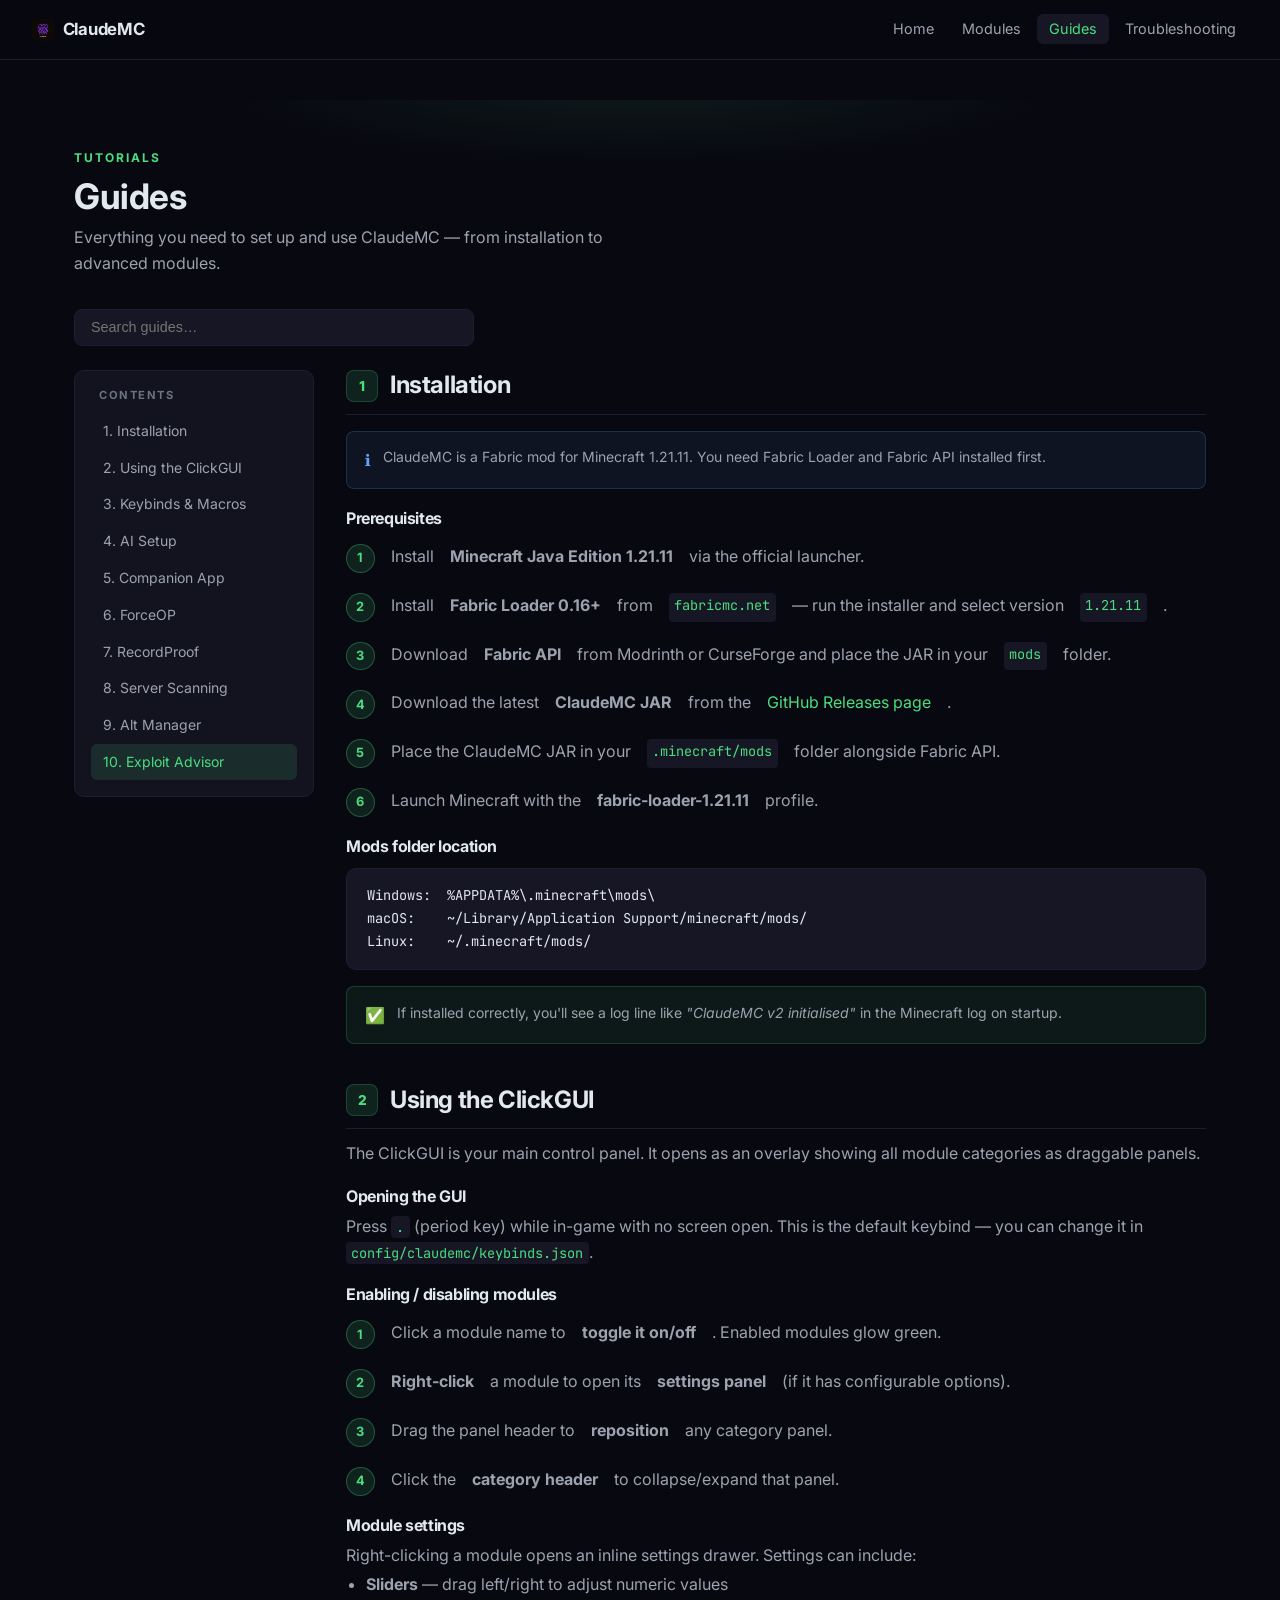
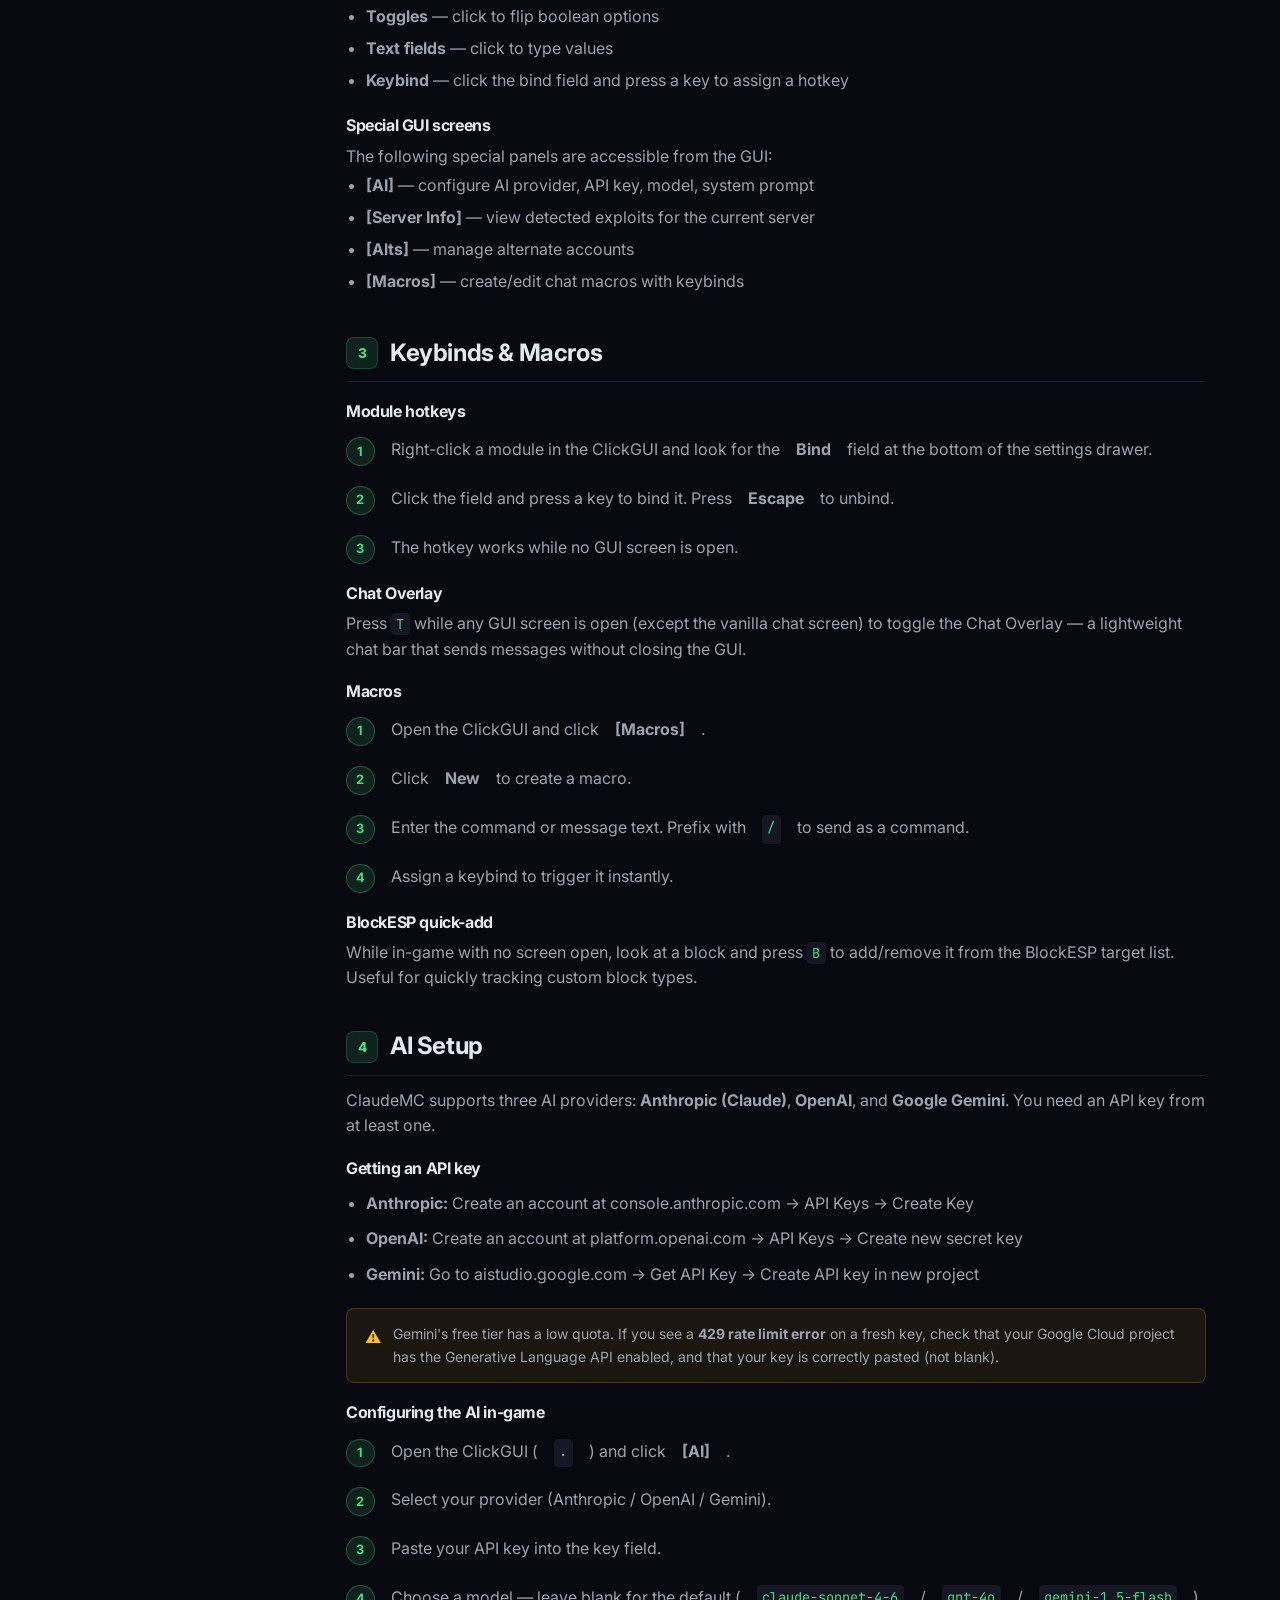
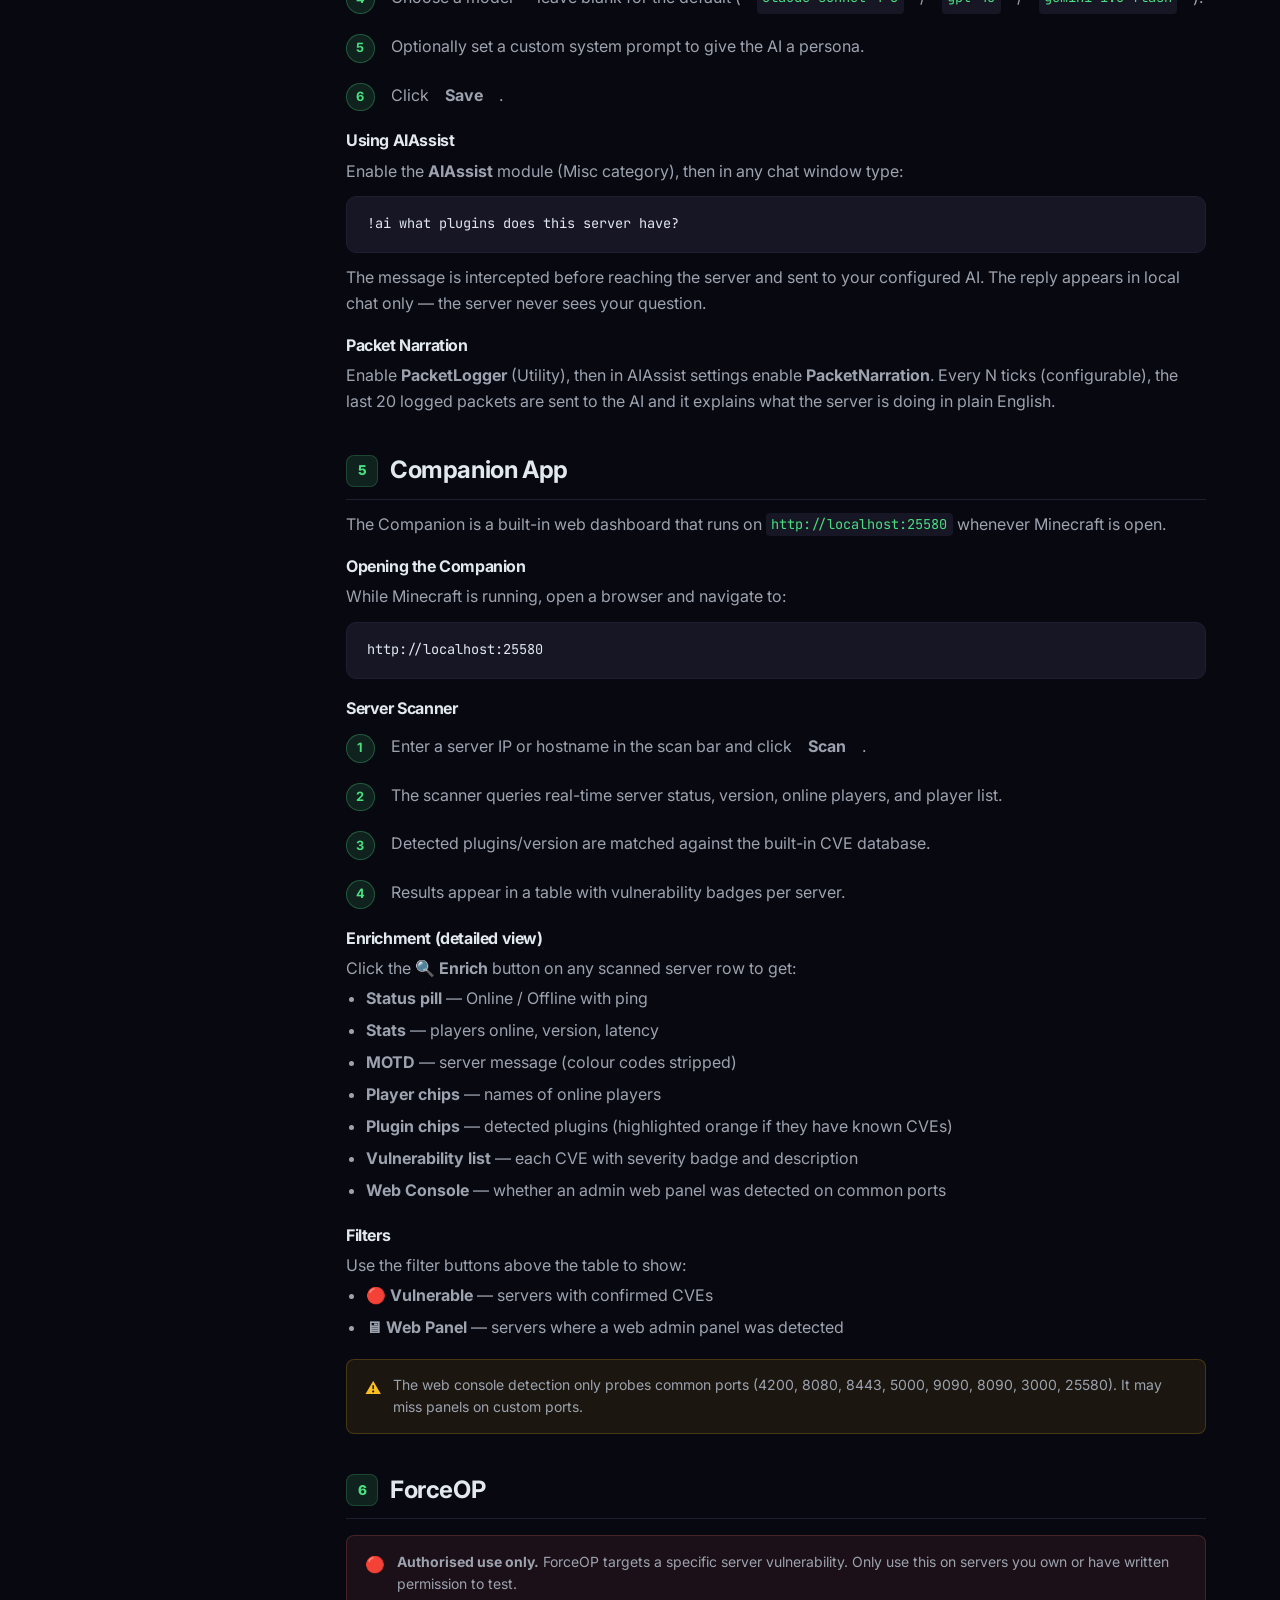
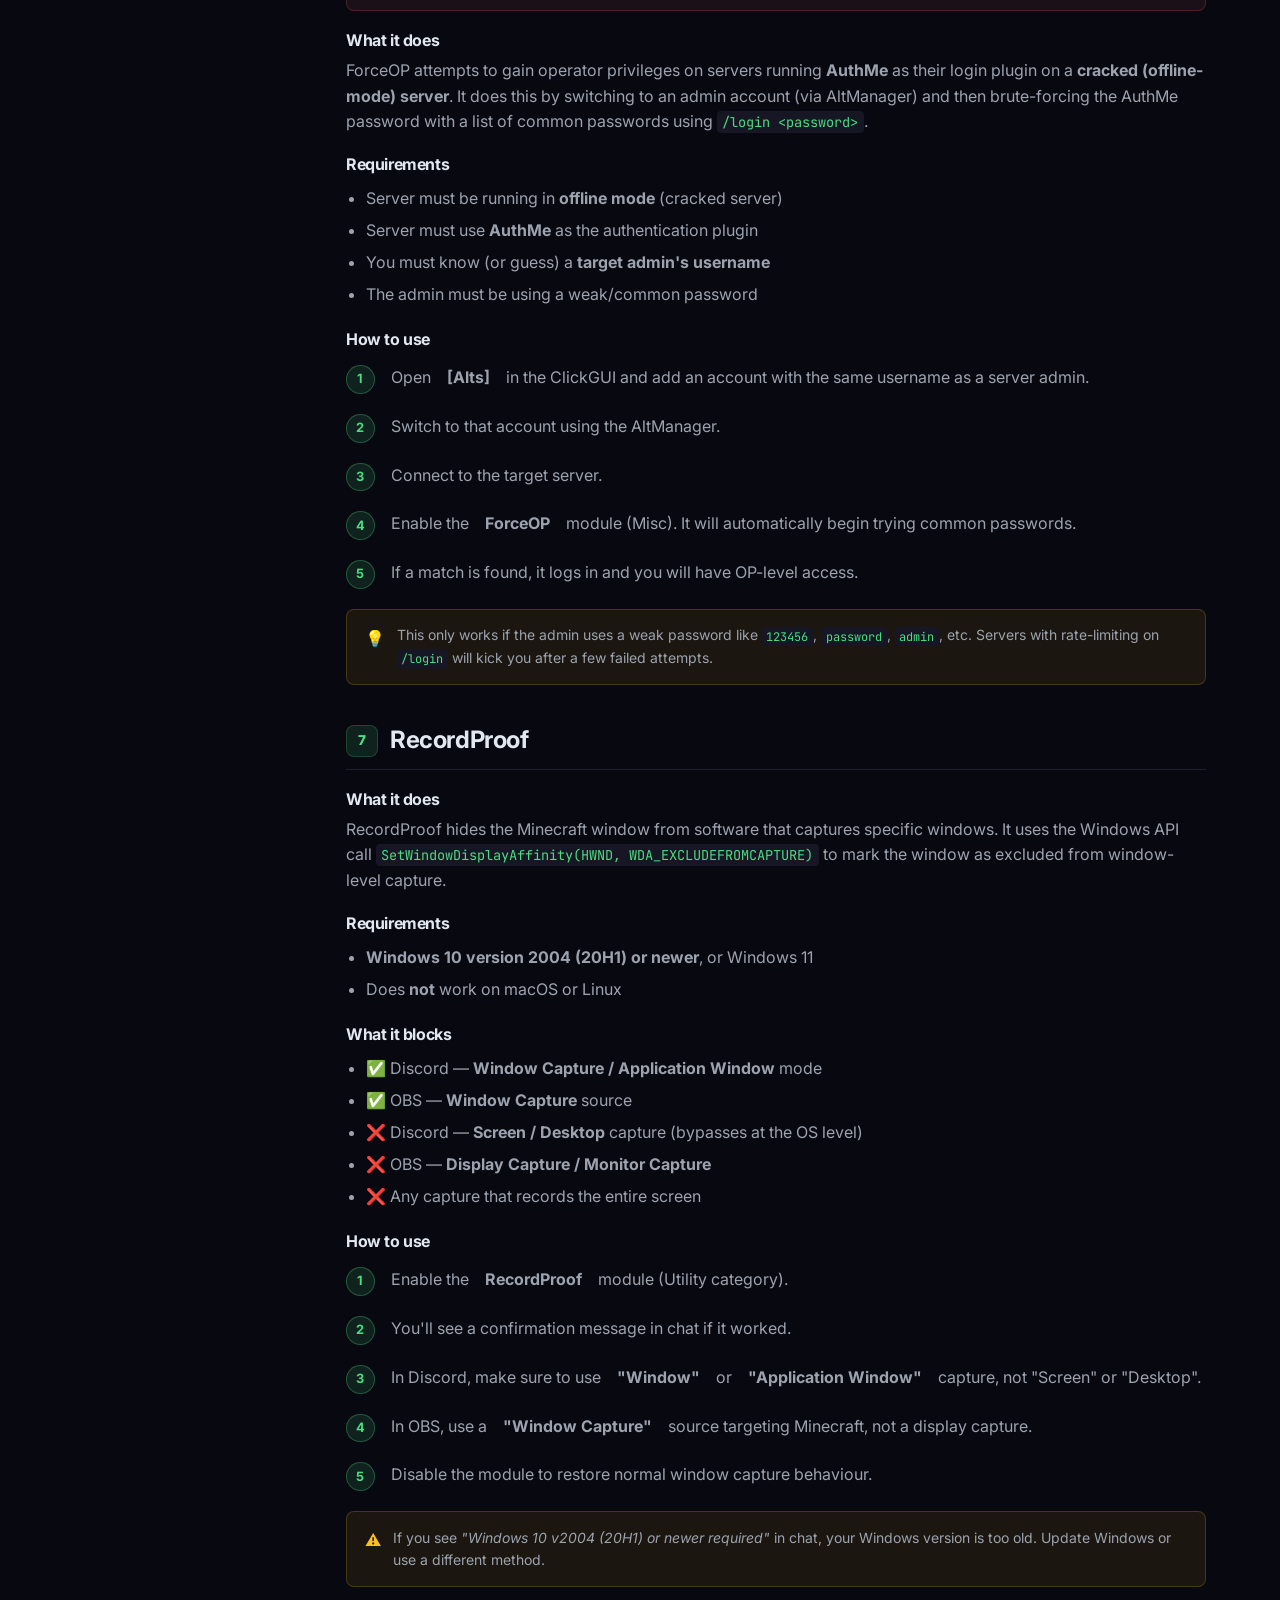
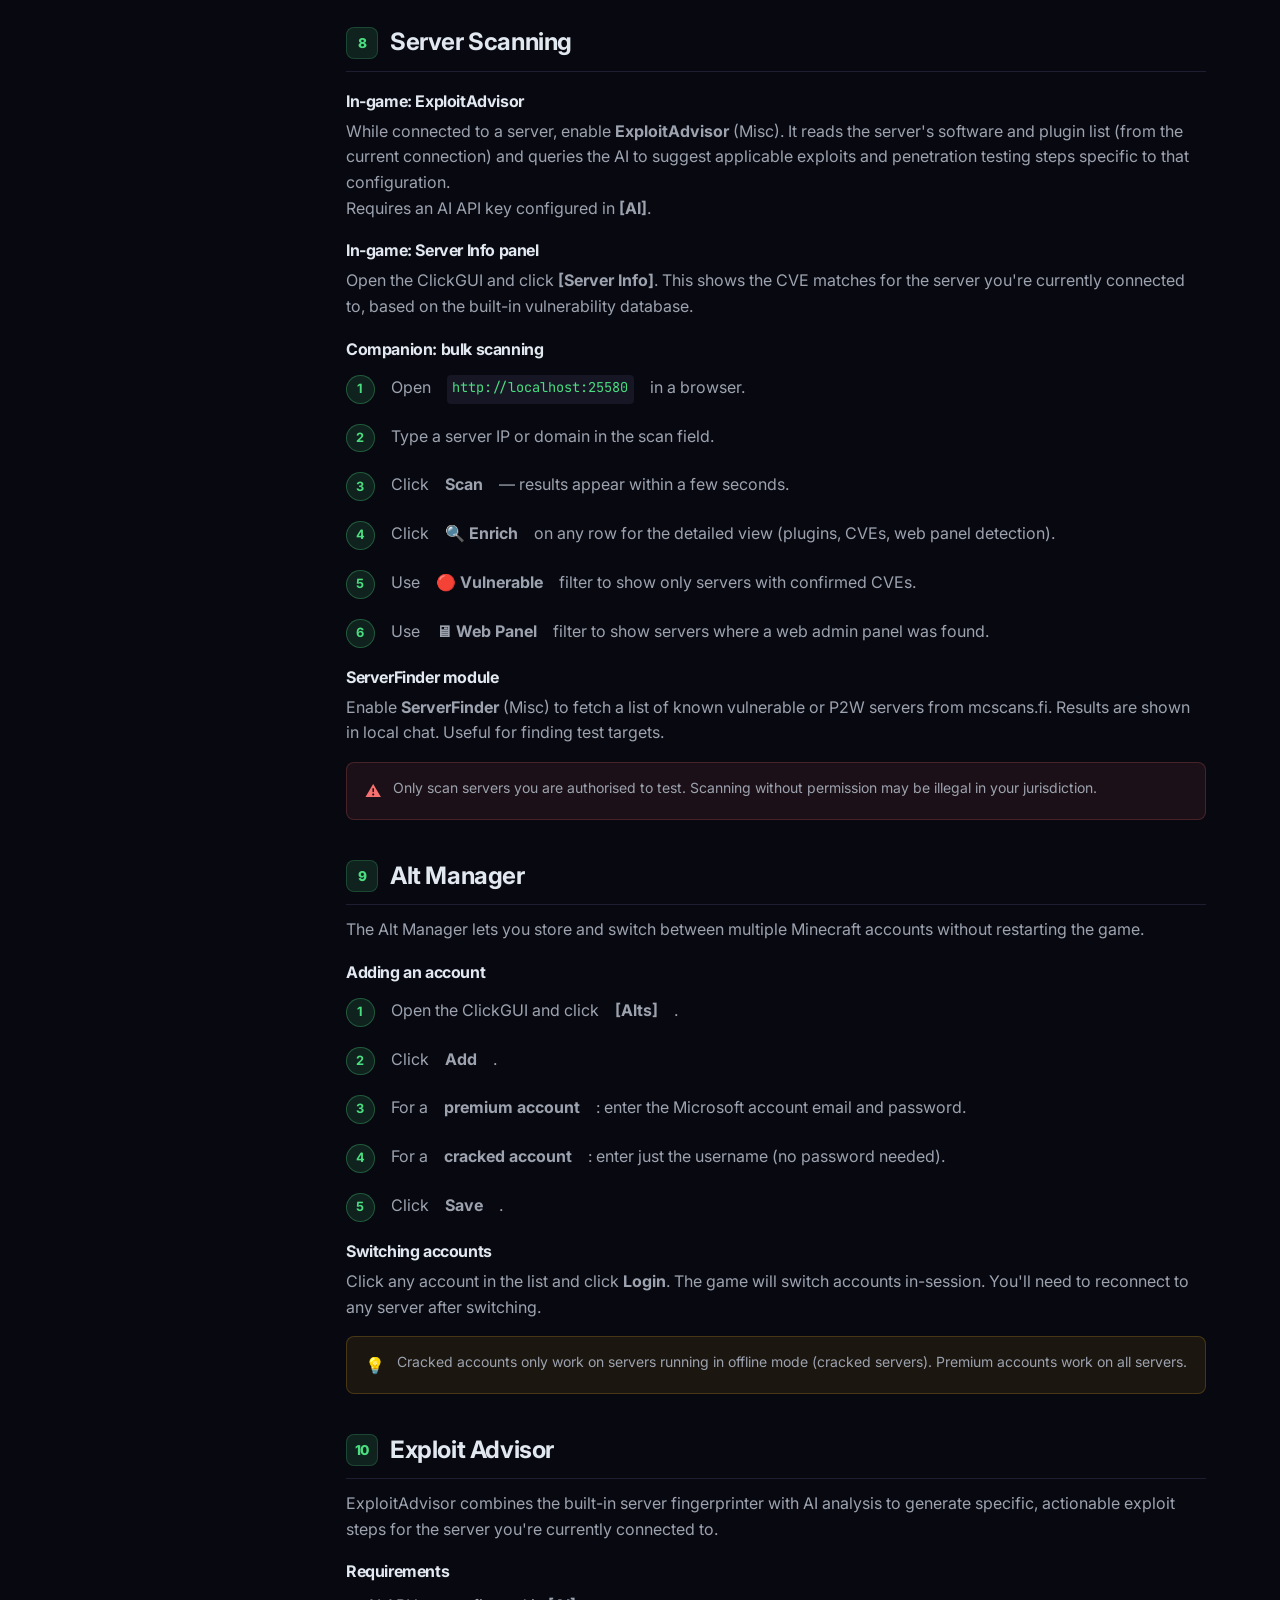
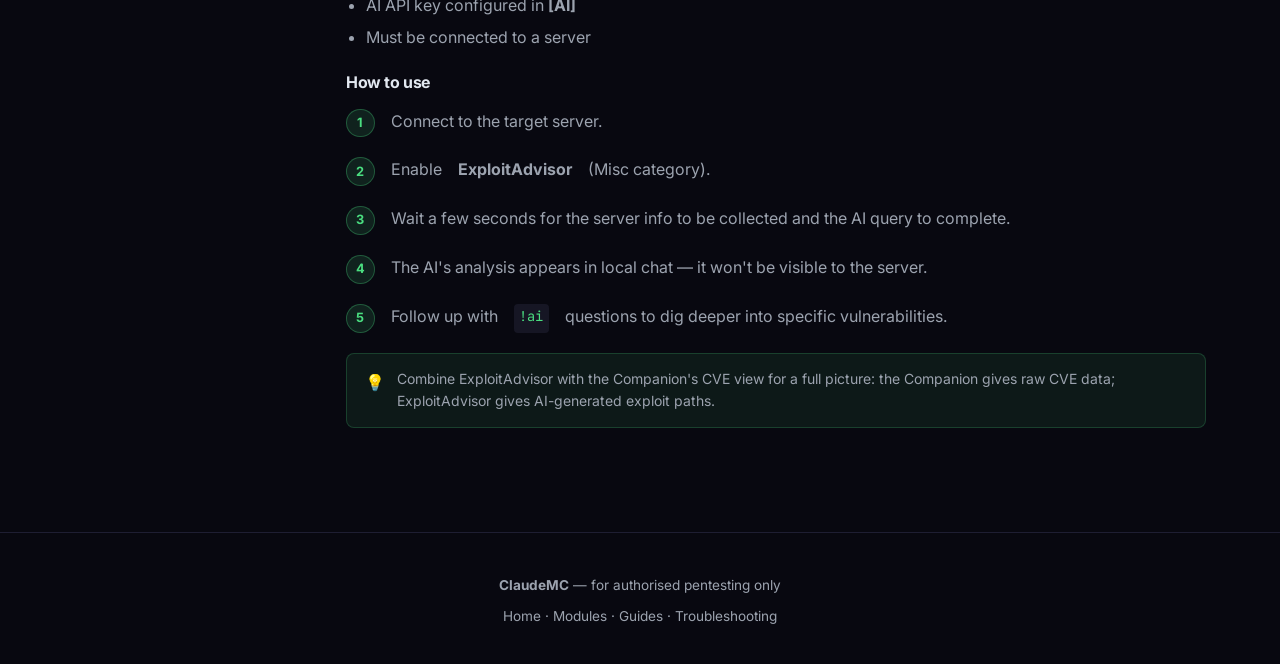
<file: docs/guides.html>
<!DOCTYPE html>
<html lang="en">
<head>
  <meta charset="UTF-8">
  <meta name="viewport" content="width=device-width, initial-scale=1.0">
  <title>Guides – ClaudeMC</title>
  <meta name="description" content="Step-by-step tutorials for ClaudeMC: installation, GUI, AI setup, Companion, ForceOP, RecordProof, server scanning and more.">
  <link rel="icon" type="image/png" href="favicon.png">
  <link rel="preconnect" href="https://fonts.googleapis.com">
  <link rel="preconnect" href="https://fonts.gstatic.com" crossorigin>
  <link rel="preload" href="https://fonts.googleapis.com/css2?family=Inter:wght@400;500;600;700;800&family=JetBrains+Mono:wght@400;600&display=swap" as="style" onload="this.onload=null;this.rel='stylesheet'">
  <noscript><link href="https://fonts.googleapis.com/css2?family=Inter:wght@400;500;600;700;800&family=JetBrains+Mono:wght@400;600&display=swap" rel="stylesheet"></noscript>
  <link rel="stylesheet" href="style.css">
  <style>
    .page-hero { padding: 3rem 0 2rem; }
    .page-hero h1 { font-size: 2.2rem; margin-bottom: .5rem; }

    .guide-grid {
      display: grid;
      grid-template-columns: 240px 1fr;
      gap: 2rem;
      align-items: start;
    }

    .sidebar {
      position: sticky;
      top: calc(var(--nav-h) + 1rem);
      background: var(--card);
      border: 1px solid var(--border);
      border-radius: var(--radius);
      padding: 1rem;
    }

    .sidebar-title {
      font-size: .7rem;
      font-weight: 700;
      text-transform: uppercase;
      letter-spacing: 1.5px;
      color: var(--muted);
      padding: 0 .5rem .5rem;
    }

    .sidebar a {
      display: block;
      padding: .45rem .75rem;
      border-radius: 6px;
      font-size: .875rem;
      color: var(--muted2);
      text-decoration: none;
      transition: color .12s, background .12s;
    }

    .sidebar a:hover { color: var(--text); background: var(--bg3); }
    .sidebar a.active { color: var(--accent); background: var(--accent-dim); }

    .guides-content { min-width: 0; }

    .guide-item {
      margin-bottom: 2.5rem;
      scroll-margin-top: calc(var(--nav-h) + 1rem);
    }

    .guide-item h2 {
      font-size: 1.5rem;
      color: var(--text);
      display: flex;
      align-items: center;
      gap: .75rem;
      margin-bottom: .75rem;
      padding-bottom: .75rem;
      border-bottom: 1px solid var(--border);
    }

    .guide-item h3 {
      font-size: 1rem;
      color: var(--text);
      margin: 1.25rem 0 .5rem;
    }

    .guide-item p, .guide-item li { color: var(--muted2); }

    .guide-num {
      width: 2rem; height: 2rem;
      border-radius: 8px;
      background: var(--accent-dim);
      border: 1px solid rgba(74,222,128,.2);
      color: var(--accent);
      font-weight: 800;
      font-size: .85rem;
      display: flex;
      align-items: center;
      justify-content: center;
      flex-shrink: 0;
    }

    @media (max-width: 760px) {
      .guide-grid { grid-template-columns: 1fr; }
      .sidebar { position: static; }
    }
  </style>
</head>
<body>

<nav>
  <a href="index.html" class="nav-logo"><img src="favicon.png" width="22" height="22" style="border-radius:4px;flex-shrink:0;" alt="">ClaudeMC</a>
  <ul class="nav-links">
    <li><a href="index.html">Home</a></li>
    <li><a href="modules.html">Modules</a></li>
    <li><a href="guides.html">Guides</a></li>
    <li><a href="troubleshooting.html">Troubleshooting</a></li>
  </ul>
</nav>

<div class="container" style="padding-top:2.5rem; padding-bottom:4rem;">

  <div class="page-hero">
    <div class="section-label">Tutorials</div>
    <h1>Guides</h1>
    <p class="section-subtitle">Everything you need to set up and use ClaudeMC — from installation to advanced modules.</p>
  </div>

  <div style="margin-bottom:1.5rem;" data-anim data-anim-delay="0">
    <input type="text" id="guideSearch" placeholder="Search guides…" style="background:var(--bg3);border:1px solid var(--border);border-radius:8px;padding:.6rem 1rem;color:var(--text);font-size:.9rem;outline:none;width:100%;max-width:400px;">
  </div>

  <div class="guide-grid">

    <!-- Sidebar -->
    <aside class="sidebar" data-anim data-anim-delay="0.05">
      <div class="sidebar-title">Contents</div>
      <a href="#installation">1. Installation</a>
      <a href="#clickgui">2. Using the ClickGUI</a>
      <a href="#keybinds">3. Keybinds &amp; Macros</a>
      <a href="#ai-setup">4. AI Setup</a>
      <a href="#companion">5. Companion App</a>
      <a href="#forceop">6. ForceOP</a>
      <a href="#recordproof">7. RecordProof</a>
      <a href="#scanning">8. Server Scanning</a>
      <a href="#altmanager">9. Alt Manager</a>
      <a href="#exploitadvisor">10. Exploit Advisor</a>
    </aside>

    <!-- Content -->
    <div class="guides-content">

      <!-- ── 1. Installation ──────────────────────────────────────────── -->
      <div class="guide-item" id="installation" data-anim data-anim-delay="0.1">
        <h2><span class="guide-num">1</span> Installation</h2>

        <div class="callout callout-blue">
          <span class="callout-icon">ℹ️</span>
          <p>ClaudeMC is a Fabric mod for Minecraft 1.21.11. You need Fabric Loader and Fabric API installed first.</p>
        </div>

        <h3>Prerequisites</h3>
        <ul class="steps">
          <li>Install <strong>Minecraft Java Edition 1.21.11</strong> via the official launcher.</li>
          <li>Install <strong>Fabric Loader 0.16+</strong> from <code>fabricmc.net</code> — run the installer and select version <code>1.21.11</code>.</li>
          <li>Download <strong>Fabric API</strong> from Modrinth or CurseForge and place the JAR in your <code>mods</code> folder.</li>
          <li>Download the latest <strong>ClaudeMC JAR</strong> from the <a href="https://github.com/ClaudeMC-Client/claudemc.v1/releases/latest">GitHub Releases page</a>.</li>
          <li>Place the ClaudeMC JAR in your <code>.minecraft/mods</code> folder alongside Fabric API.</li>
          <li>Launch Minecraft with the <strong>fabric-loader-1.21.11</strong> profile.</li>
        </ul>

        <h3>Mods folder location</h3>
        <pre><code>Windows:  %APPDATA%\.minecraft\mods\
macOS:    ~/Library/Application Support/minecraft/mods/
Linux:    ~/.minecraft/mods/</code></pre>

        <div class="callout callout-green">
          <span class="callout-icon">✅</span>
          <p>If installed correctly, you'll see a log line like <em>"ClaudeMC v2 initialised"</em> in the Minecraft log on startup.</p>
        </div>
      </div>

      <!-- ── 2. ClickGUI ──────────────────────────────────────────────── -->
      <div class="guide-item" id="clickgui" data-anim data-anim-delay="0.1">
        <h2><span class="guide-num">2</span> Using the ClickGUI</h2>

        <p>The ClickGUI is your main control panel. It opens as an overlay showing all module categories as draggable panels.</p>

        <h3>Opening the GUI</h3>
        <p>Press <code>.</code> (period key) while in-game with no screen open. This is the default keybind — you can change it in <code>config/claudemc/keybinds.json</code>.</p>

        <h3>Enabling / disabling modules</h3>
        <ul class="steps">
          <li>Click a module name to <strong>toggle it on/off</strong>. Enabled modules glow green.</li>
          <li><strong>Right-click</strong> a module to open its <strong>settings panel</strong> (if it has configurable options).</li>
          <li>Drag the panel header to <strong>reposition</strong> any category panel.</li>
          <li>Click the <strong>category header</strong> to collapse/expand that panel.</li>
        </ul>

        <h3>Module settings</h3>
        <p>Right-clicking a module opens an inline settings drawer. Settings can include:</p>
        <ul style="list-style:disc; padding-left:1.25rem; color:var(--muted2); line-height:2;">
          <li><strong>Sliders</strong> — drag left/right to adjust numeric values</li>
          <li><strong>Toggles</strong> — click to flip boolean options</li>
          <li><strong>Text fields</strong> — click to type values</li>
          <li><strong>Keybind</strong> — click the bind field and press a key to assign a hotkey</li>
        </ul>

        <h3>Special GUI screens</h3>
        <p>The following special panels are accessible from the GUI:</p>
        <ul style="list-style:disc; padding-left:1.25rem; color:var(--muted2); line-height:2;">
          <li><strong>[AI]</strong> — configure AI provider, API key, model, system prompt</li>
          <li><strong>[Server Info]</strong> — view detected exploits for the current server</li>
          <li><strong>[Alts]</strong> — manage alternate accounts</li>
          <li><strong>[Macros]</strong> — create/edit chat macros with keybinds</li>
        </ul>
      </div>

      <!-- ── 3. Keybinds & Macros ──────────────────────────────────────── -->
      <div class="guide-item" id="keybinds" data-anim data-anim-delay="0.1">
        <h2><span class="guide-num">3</span> Keybinds &amp; Macros</h2>

        <h3>Module hotkeys</h3>
        <ul class="steps">
          <li>Right-click a module in the ClickGUI and look for the <strong>Bind</strong> field at the bottom of the settings drawer.</li>
          <li>Click the field and press a key to bind it. Press <strong>Escape</strong> to unbind.</li>
          <li>The hotkey works while no GUI screen is open.</li>
        </ul>

        <h3>Chat Overlay</h3>
        <p>Press <code>T</code> while any GUI screen is open (except the vanilla chat screen) to toggle the Chat Overlay — a lightweight chat bar that sends messages without closing the GUI.</p>

        <h3>Macros</h3>
        <ul class="steps">
          <li>Open the ClickGUI and click <strong>[Macros]</strong>.</li>
          <li>Click <strong>New</strong> to create a macro.</li>
          <li>Enter the command or message text. Prefix with <code>/</code> to send as a command.</li>
          <li>Assign a keybind to trigger it instantly.</li>
        </ul>

        <h3>BlockESP quick-add</h3>
        <p>While in-game with no screen open, look at a block and press <code>B</code> to add/remove it from the BlockESP target list. Useful for quickly tracking custom block types.</p>
      </div>

      <!-- ── 4. AI Setup ───────────────────────────────────────────────── -->
      <div class="guide-item" id="ai-setup" data-anim data-anim-delay="0.1">
        <h2><span class="guide-num">4</span> AI Setup</h2>

        <p>ClaudeMC supports three AI providers: <strong>Anthropic (Claude)</strong>, <strong>OpenAI</strong>, and <strong>Google Gemini</strong>. You need an API key from at least one.</p>

        <h3>Getting an API key</h3>
        <ul style="list-style:disc; padding-left:1.25rem; color:var(--muted2); line-height:2.2;">
          <li><strong>Anthropic:</strong> Create an account at console.anthropic.com → API Keys → Create Key</li>
          <li><strong>OpenAI:</strong> Create an account at platform.openai.com → API Keys → Create new secret key</li>
          <li><strong>Gemini:</strong> Go to aistudio.google.com → Get API Key → Create API key in new project</li>
        </ul>

        <div class="callout callout-yellow">
          <span class="callout-icon">⚠️</span>
          <p>Gemini's free tier has a low quota. If you see a <strong>429 rate limit error</strong> on a fresh key, check that your Google Cloud project has the Generative Language API enabled, and that your key is correctly pasted (not blank).</p>
        </div>

        <h3>Configuring the AI in-game</h3>
        <ul class="steps">
          <li>Open the ClickGUI (<code>.</code>) and click <strong>[AI]</strong>.</li>
          <li>Select your provider (Anthropic / OpenAI / Gemini).</li>
          <li>Paste your API key into the key field.</li>
          <li>Choose a model — leave blank for the default (<code>claude-sonnet-4-6</code> / <code>gpt-4o</code> / <code>gemini-1.5-flash</code>).</li>
          <li>Optionally set a custom system prompt to give the AI a persona.</li>
          <li>Click <strong>Save</strong>.</li>
        </ul>

        <h3>Using AIAssist</h3>
        <p>Enable the <strong>AIAssist</strong> module (Misc category), then in any chat window type:</p>
        <pre><code>!ai what plugins does this server have?</code></pre>
        <p>The message is intercepted before reaching the server and sent to your configured AI. The reply appears in local chat only — the server never sees your question.</p>

        <h3>Packet Narration</h3>
        <p>Enable <strong>PacketLogger</strong> (Utility), then in AIAssist settings enable <strong>PacketNarration</strong>. Every N ticks (configurable), the last 20 logged packets are sent to the AI and it explains what the server is doing in plain English.</p>
      </div>

      <!-- ── 5. Companion App ──────────────────────────────────────────── -->
      <div class="guide-item" id="companion" data-anim data-anim-delay="0.1">
        <h2><span class="guide-num">5</span> Companion App</h2>

        <p>The Companion is a built-in web dashboard that runs on <code>http://localhost:25580</code> whenever Minecraft is open.</p>

        <h3>Opening the Companion</h3>
        <p>While Minecraft is running, open a browser and navigate to:</p>
        <pre><code>http://localhost:25580</code></pre>

        <h3>Server Scanner</h3>
        <ul class="steps">
          <li>Enter a server IP or hostname in the scan bar and click <strong>Scan</strong>.</li>
          <li>The scanner queries real-time server status, version, online players, and player list.</li>
          <li>Detected plugins/version are matched against the built-in CVE database.</li>
          <li>Results appear in a table with vulnerability badges per server.</li>
        </ul>

        <h3>Enrichment (detailed view)</h3>
        <p>Click the <strong>🔍 Enrich</strong> button on any scanned server row to get:</p>
        <ul style="list-style:disc; padding-left:1.25rem; color:var(--muted2); line-height:2;">
          <li><strong>Status pill</strong> — Online / Offline with ping</li>
          <li><strong>Stats</strong> — players online, version, latency</li>
          <li><strong>MOTD</strong> — server message (colour codes stripped)</li>
          <li><strong>Player chips</strong> — names of online players</li>
          <li><strong>Plugin chips</strong> — detected plugins (highlighted orange if they have known CVEs)</li>
          <li><strong>Vulnerability list</strong> — each CVE with severity badge and description</li>
          <li><strong>Web Console</strong> — whether an admin web panel was detected on common ports</li>
        </ul>

        <h3>Filters</h3>
        <p>Use the filter buttons above the table to show:</p>
        <ul style="list-style:disc; padding-left:1.25rem; color:var(--muted2); line-height:2;">
          <li><strong>🔴 Vulnerable</strong> — servers with confirmed CVEs</li>
          <li><strong>🖥 Web Panel</strong> — servers where a web admin panel was detected</li>
        </ul>

        <div class="callout callout-yellow">
          <span class="callout-icon">⚠️</span>
          <p>The web console detection only probes common ports (4200, 8080, 8443, 5000, 9090, 8090, 3000, 25580). It may miss panels on custom ports.</p>
        </div>
      </div>

      <!-- ── 6. ForceOP ────────────────────────────────────────────────── -->
      <div class="guide-item" id="forceop" data-anim data-anim-delay="0.1">
        <h2><span class="guide-num">6</span> ForceOP</h2>

        <div class="callout callout-red">
          <span class="callout-icon">🔴</span>
          <p><strong>Authorised use only.</strong> ForceOP targets a specific server vulnerability. Only use this on servers you own or have written permission to test.</p>
        </div>

        <h3>What it does</h3>
        <p>ForceOP attempts to gain operator privileges on servers running <strong>AuthMe</strong> as their login plugin on a <strong>cracked (offline-mode) server</strong>. It does this by switching to an admin account (via AltManager) and then brute-forcing the AuthMe password with a list of common passwords using <code>/login &lt;password&gt;</code>.</p>

        <h3>Requirements</h3>
        <ul style="list-style:disc; padding-left:1.25rem; color:var(--muted2); line-height:2;">
          <li>Server must be running in <strong>offline mode</strong> (cracked server)</li>
          <li>Server must use <strong>AuthMe</strong> as the authentication plugin</li>
          <li>You must know (or guess) a <strong>target admin's username</strong></li>
          <li>The admin must be using a weak/common password</li>
        </ul>

        <h3>How to use</h3>
        <ul class="steps">
          <li>Open <strong>[Alts]</strong> in the ClickGUI and add an account with the same username as a server admin.</li>
          <li>Switch to that account using the AltManager.</li>
          <li>Connect to the target server.</li>
          <li>Enable the <strong>ForceOP</strong> module (Misc). It will automatically begin trying common passwords.</li>
          <li>If a match is found, it logs in and you will have OP-level access.</li>
        </ul>

        <div class="callout callout-yellow">
          <span class="callout-icon">💡</span>
          <p>This only works if the admin uses a weak password like <code>123456</code>, <code>password</code>, <code>admin</code>, etc. Servers with rate-limiting on <code>/login</code> will kick you after a few failed attempts.</p>
        </div>
      </div>

      <!-- ── 7. RecordProof ────────────────────────────────────────────── -->
      <div class="guide-item" id="recordproof" data-anim data-anim-delay="0.1">
        <h2><span class="guide-num">7</span> RecordProof</h2>

        <h3>What it does</h3>
        <p>RecordProof hides the Minecraft window from software that captures specific windows. It uses the Windows API call <code>SetWindowDisplayAffinity(HWND, WDA_EXCLUDEFROMCAPTURE)</code> to mark the window as excluded from window-level capture.</p>

        <h3>Requirements</h3>
        <ul style="list-style:disc; padding-left:1.25rem; color:var(--muted2); line-height:2;">
          <li><strong>Windows 10 version 2004 (20H1) or newer</strong>, or Windows 11</li>
          <li>Does <strong>not</strong> work on macOS or Linux</li>
        </ul>

        <h3>What it blocks</h3>
        <ul style="list-style:disc; padding-left:1.25rem; color:var(--muted2); line-height:2;">
          <li>✅ Discord — <strong>Window Capture / Application Window</strong> mode</li>
          <li>✅ OBS — <strong>Window Capture</strong> source</li>
          <li>❌ Discord — <strong>Screen / Desktop</strong> capture (bypasses at the OS level)</li>
          <li>❌ OBS — <strong>Display Capture / Monitor Capture</strong></li>
          <li>❌ Any capture that records the entire screen</li>
        </ul>

        <h3>How to use</h3>
        <ul class="steps">
          <li>Enable the <strong>RecordProof</strong> module (Utility category).</li>
          <li>You'll see a confirmation message in chat if it worked.</li>
          <li>In Discord, make sure to use <strong>"Window"</strong> or <strong>"Application Window"</strong> capture, not "Screen" or "Desktop".</li>
          <li>In OBS, use a <strong>"Window Capture"</strong> source targeting Minecraft, not a display capture.</li>
          <li>Disable the module to restore normal window capture behaviour.</li>
        </ul>

        <div class="callout callout-yellow">
          <span class="callout-icon">⚠️</span>
          <p>If you see <em>"Windows 10 v2004 (20H1) or newer required"</em> in chat, your Windows version is too old. Update Windows or use a different method.</p>
        </div>
      </div>

      <!-- ── 8. Server Scanning ─────────────────────────────────────────── -->
      <div class="guide-item" id="scanning" data-anim data-anim-delay="0.1">
        <h2><span class="guide-num">8</span> Server Scanning</h2>

        <h3>In-game: ExploitAdvisor</h3>
        <p>While connected to a server, enable <strong>ExploitAdvisor</strong> (Misc). It reads the server's software and plugin list (from the current connection) and queries the AI to suggest applicable exploits and penetration testing steps specific to that configuration.</p>
        <p>Requires an AI API key configured in <strong>[AI]</strong>.</p>

        <h3>In-game: Server Info panel</h3>
        <p>Open the ClickGUI and click <strong>[Server Info]</strong>. This shows the CVE matches for the server you're currently connected to, based on the built-in vulnerability database.</p>

        <h3>Companion: bulk scanning</h3>
        <ul class="steps">
          <li>Open <code>http://localhost:25580</code> in a browser.</li>
          <li>Type a server IP or domain in the scan field.</li>
          <li>Click <strong>Scan</strong> — results appear within a few seconds.</li>
          <li>Click <strong>🔍 Enrich</strong> on any row for the detailed view (plugins, CVEs, web panel detection).</li>
          <li>Use <strong>🔴 Vulnerable</strong> filter to show only servers with confirmed CVEs.</li>
          <li>Use <strong>🖥 Web Panel</strong> filter to show servers where a web admin panel was found.</li>
        </ul>

        <h3>ServerFinder module</h3>
        <p>Enable <strong>ServerFinder</strong> (Misc) to fetch a list of known vulnerable or P2W servers from mcscans.fi. Results are shown in local chat. Useful for finding test targets.</p>

        <div class="callout callout-red">
          <span class="callout-icon">⚠️</span>
          <p>Only scan servers you are authorised to test. Scanning without permission may be illegal in your jurisdiction.</p>
        </div>
      </div>

      <!-- ── 9. Alt Manager ─────────────────────────────────────────────── -->
      <div class="guide-item" id="altmanager" data-anim data-anim-delay="0.1">
        <h2><span class="guide-num">9</span> Alt Manager</h2>

        <p>The Alt Manager lets you store and switch between multiple Minecraft accounts without restarting the game.</p>

        <h3>Adding an account</h3>
        <ul class="steps">
          <li>Open the ClickGUI and click <strong>[Alts]</strong>.</li>
          <li>Click <strong>Add</strong>.</li>
          <li>For a <strong>premium account</strong>: enter the Microsoft account email and password.</li>
          <li>For a <strong>cracked account</strong>: enter just the username (no password needed).</li>
          <li>Click <strong>Save</strong>.</li>
        </ul>

        <h3>Switching accounts</h3>
        <p>Click any account in the list and click <strong>Login</strong>. The game will switch accounts in-session. You'll need to reconnect to any server after switching.</p>

        <div class="callout callout-yellow">
          <span class="callout-icon">💡</span>
          <p>Cracked accounts only work on servers running in offline mode (cracked servers). Premium accounts work on all servers.</p>
        </div>
      </div>

      <!-- ── 10. Exploit Advisor ────────────────────────────────────────── -->
      <div class="guide-item" id="exploitadvisor" data-anim data-anim-delay="0.1">
        <h2><span class="guide-num">10</span> Exploit Advisor</h2>

        <p>ExploitAdvisor combines the built-in server fingerprinter with AI analysis to generate specific, actionable exploit steps for the server you're currently connected to.</p>

        <h3>Requirements</h3>
        <ul style="list-style:disc; padding-left:1.25rem; color:var(--muted2); line-height:2;">
          <li>AI API key configured in <strong>[AI]</strong></li>
          <li>Must be connected to a server</li>
        </ul>

        <h3>How to use</h3>
        <ul class="steps">
          <li>Connect to the target server.</li>
          <li>Enable <strong>ExploitAdvisor</strong> (Misc category).</li>
          <li>Wait a few seconds for the server info to be collected and the AI query to complete.</li>
          <li>The AI's analysis appears in local chat — it won't be visible to the server.</li>
          <li>Follow up with <code>!ai</code> questions to dig deeper into specific vulnerabilities.</li>
        </ul>

        <div class="callout callout-green">
          <span class="callout-icon">💡</span>
          <p>Combine ExploitAdvisor with the Companion's CVE view for a full picture: the Companion gives raw CVE data; ExploitAdvisor gives AI-generated exploit paths.</p>
        </div>
      </div>

    </div><!-- /guides-content -->
  </div><!-- /guide-grid -->
</div>

<footer>
  <div class="container">
    <p><strong>ClaudeMC</strong> — for authorised pentesting only</p>
    <p style="margin-top:.4rem;">
      <a href="index.html">Home</a> ·
      <a href="modules.html">Modules</a> ·
      <a href="guides.html">Guides</a> ·
      <a href="troubleshooting.html">Troubleshooting</a>
    </p>
  </div>
</footer>

<script src="script.js"></script>
<script>
  // Highlight active sidebar link on scroll
  const sections = document.querySelectorAll('.guide-item');
  const links = document.querySelectorAll('.sidebar a');
  const observer = new IntersectionObserver(entries => {
    entries.forEach(e => {
      if (e.isIntersecting) {
        links.forEach(l => l.classList.remove('active'));
        const match = document.querySelector(`.sidebar a[href="#${e.target.id}"]`);
        if (match) match.classList.add('active');
      }
    });
  }, { rootMargin: '-60px 0px -60% 0px' });
  sections.forEach(s => observer.observe(s));
</script>
</body>
</html>
</file>
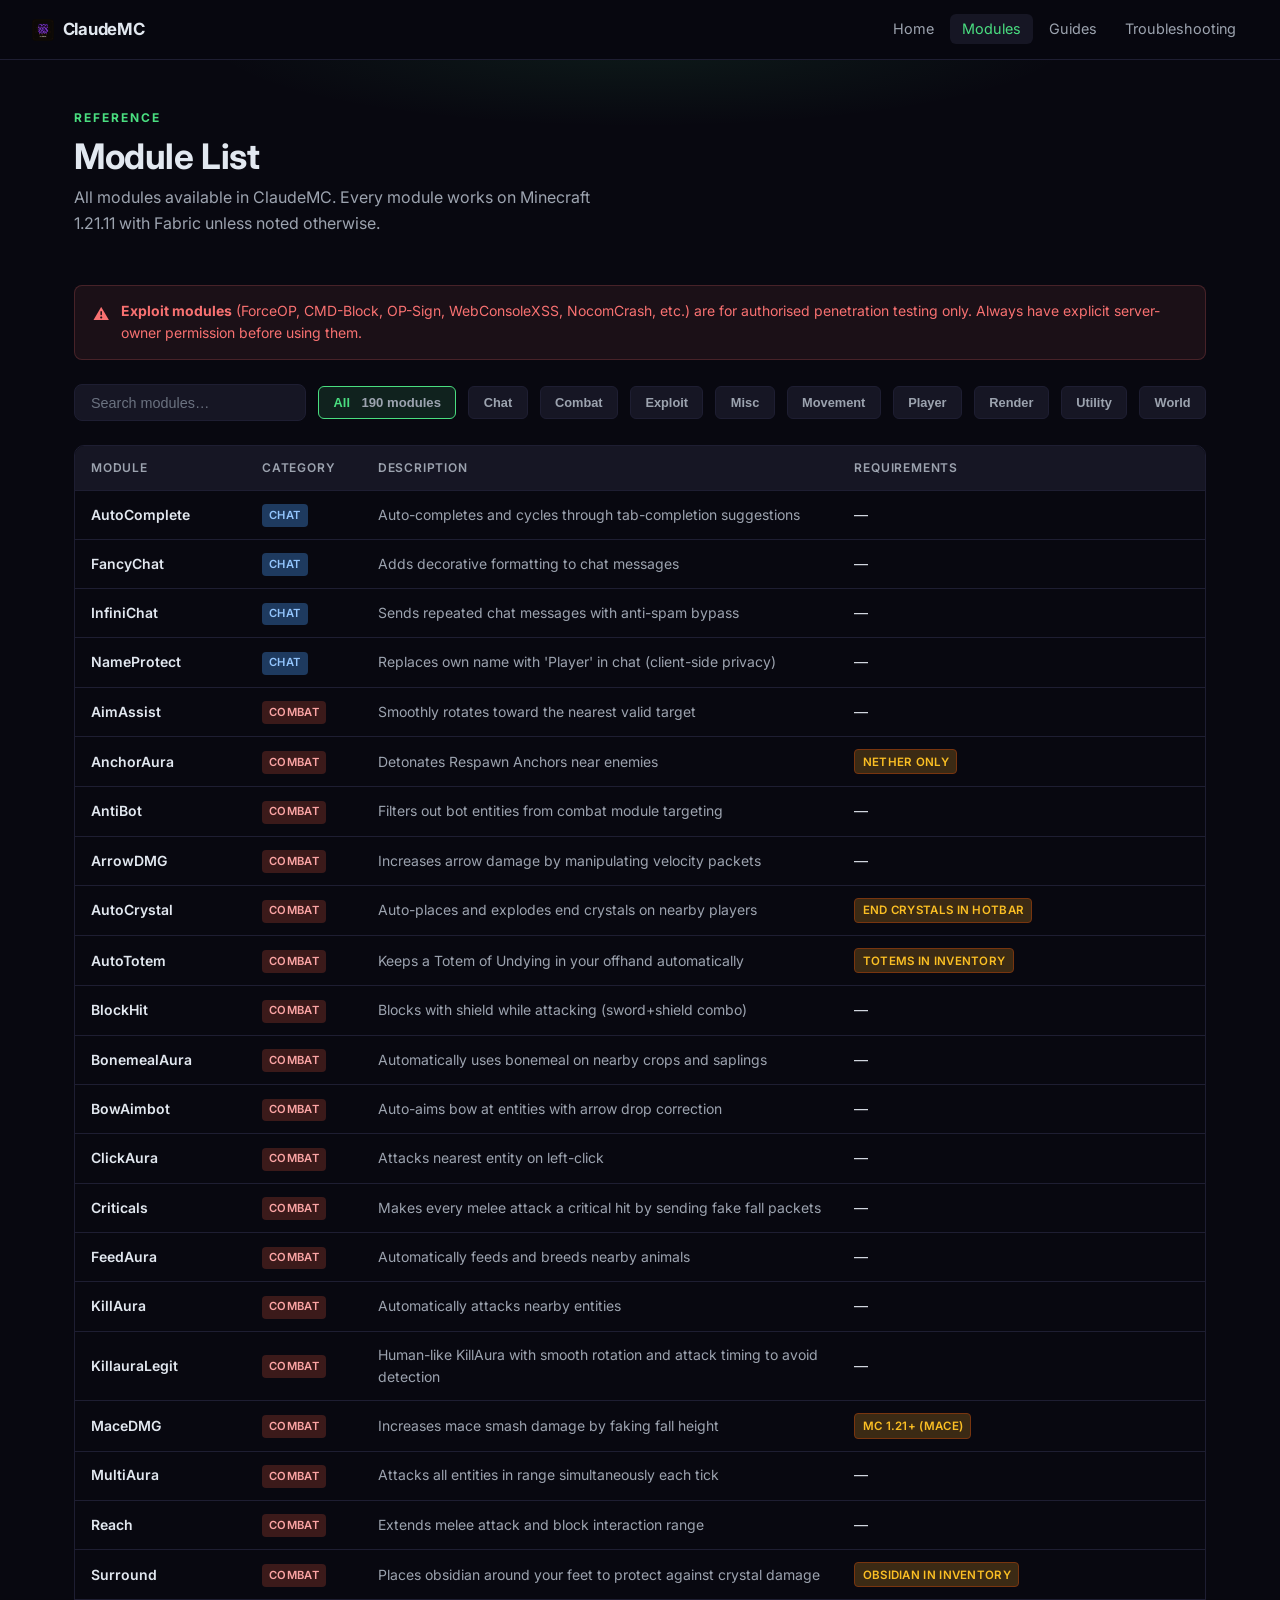
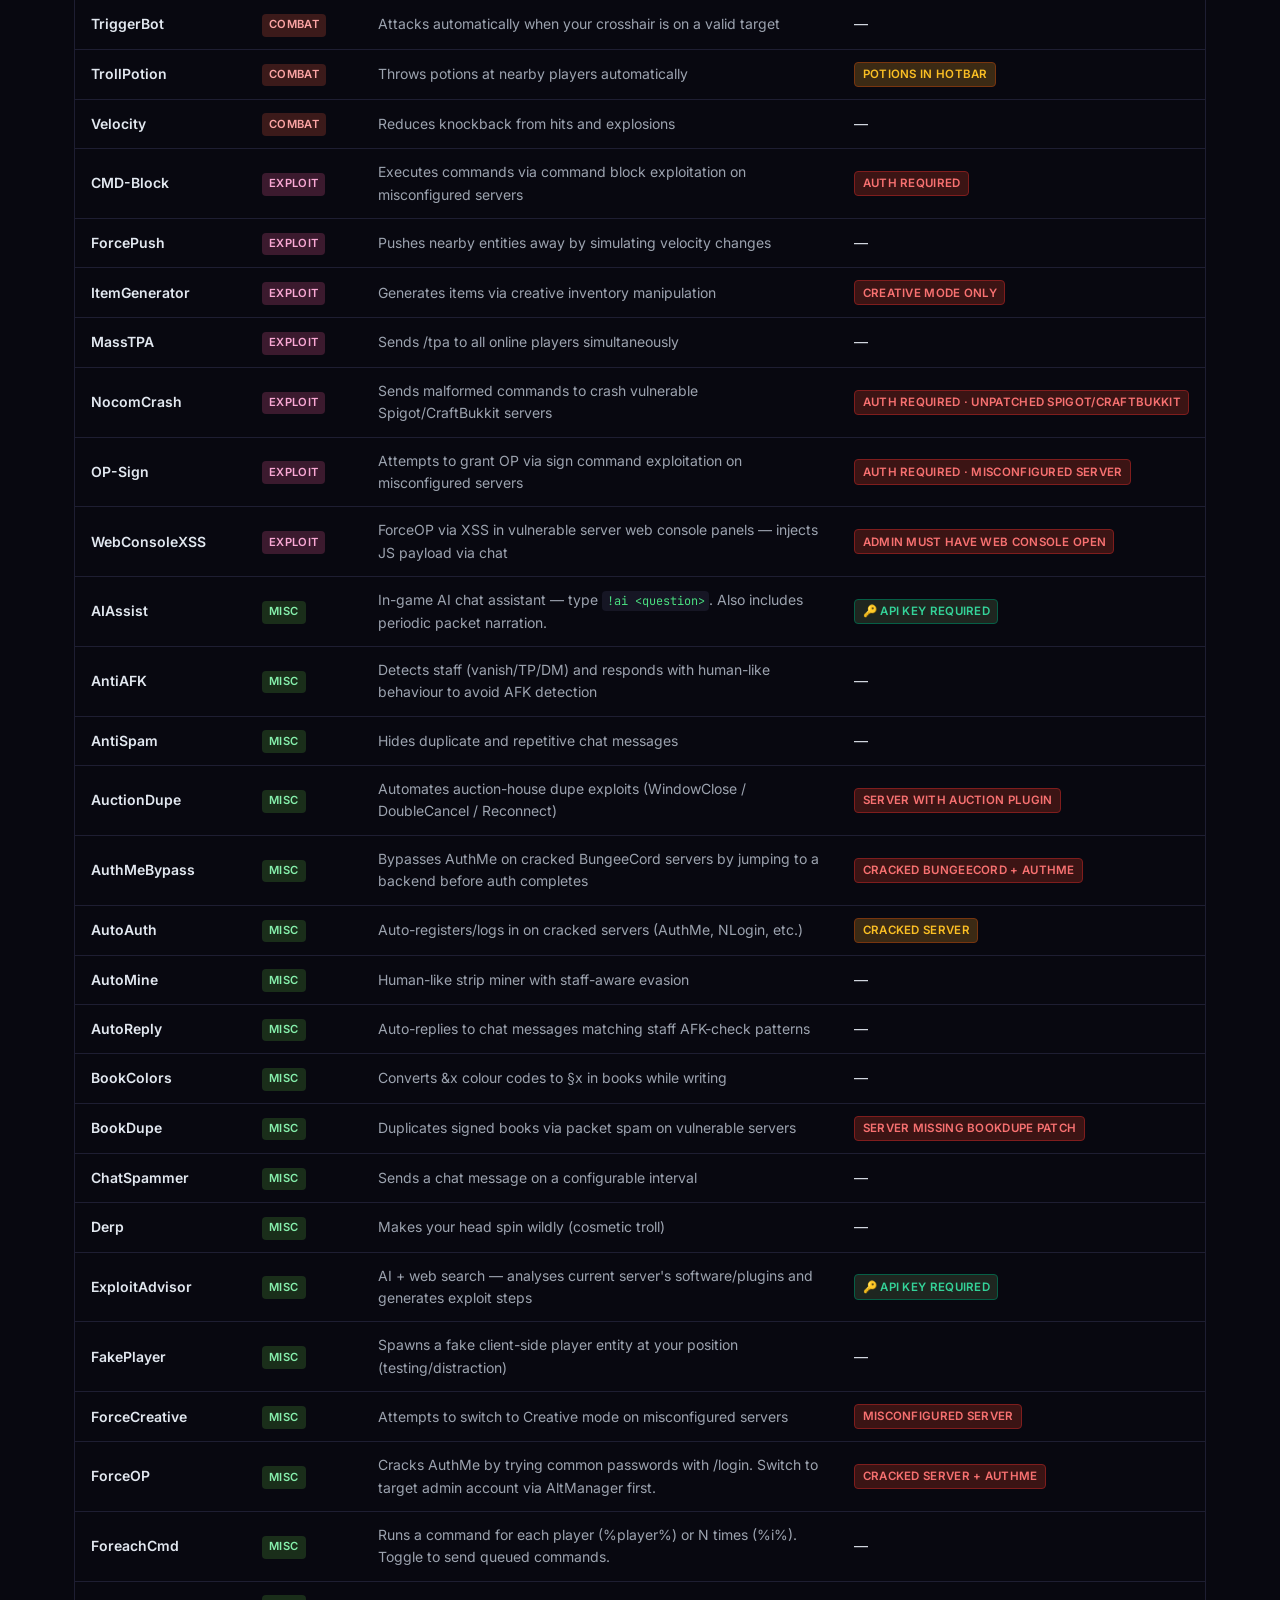
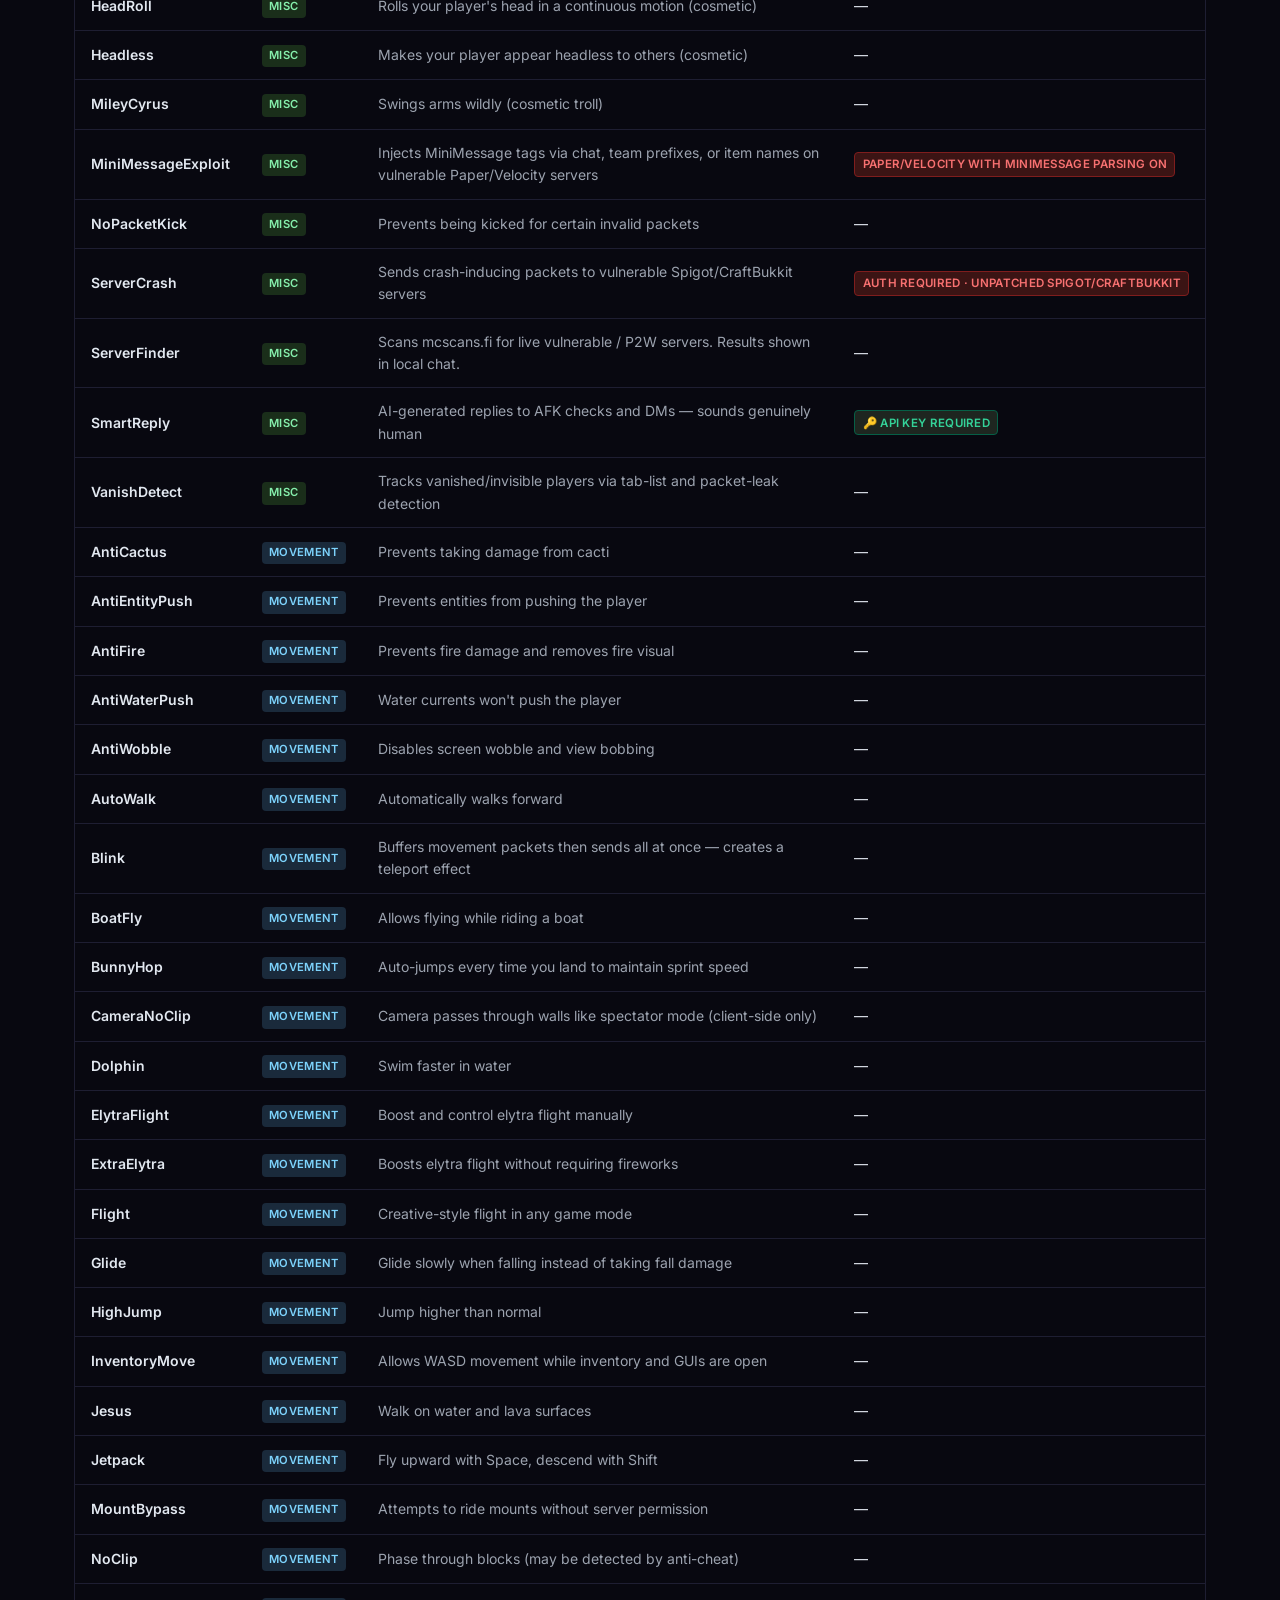
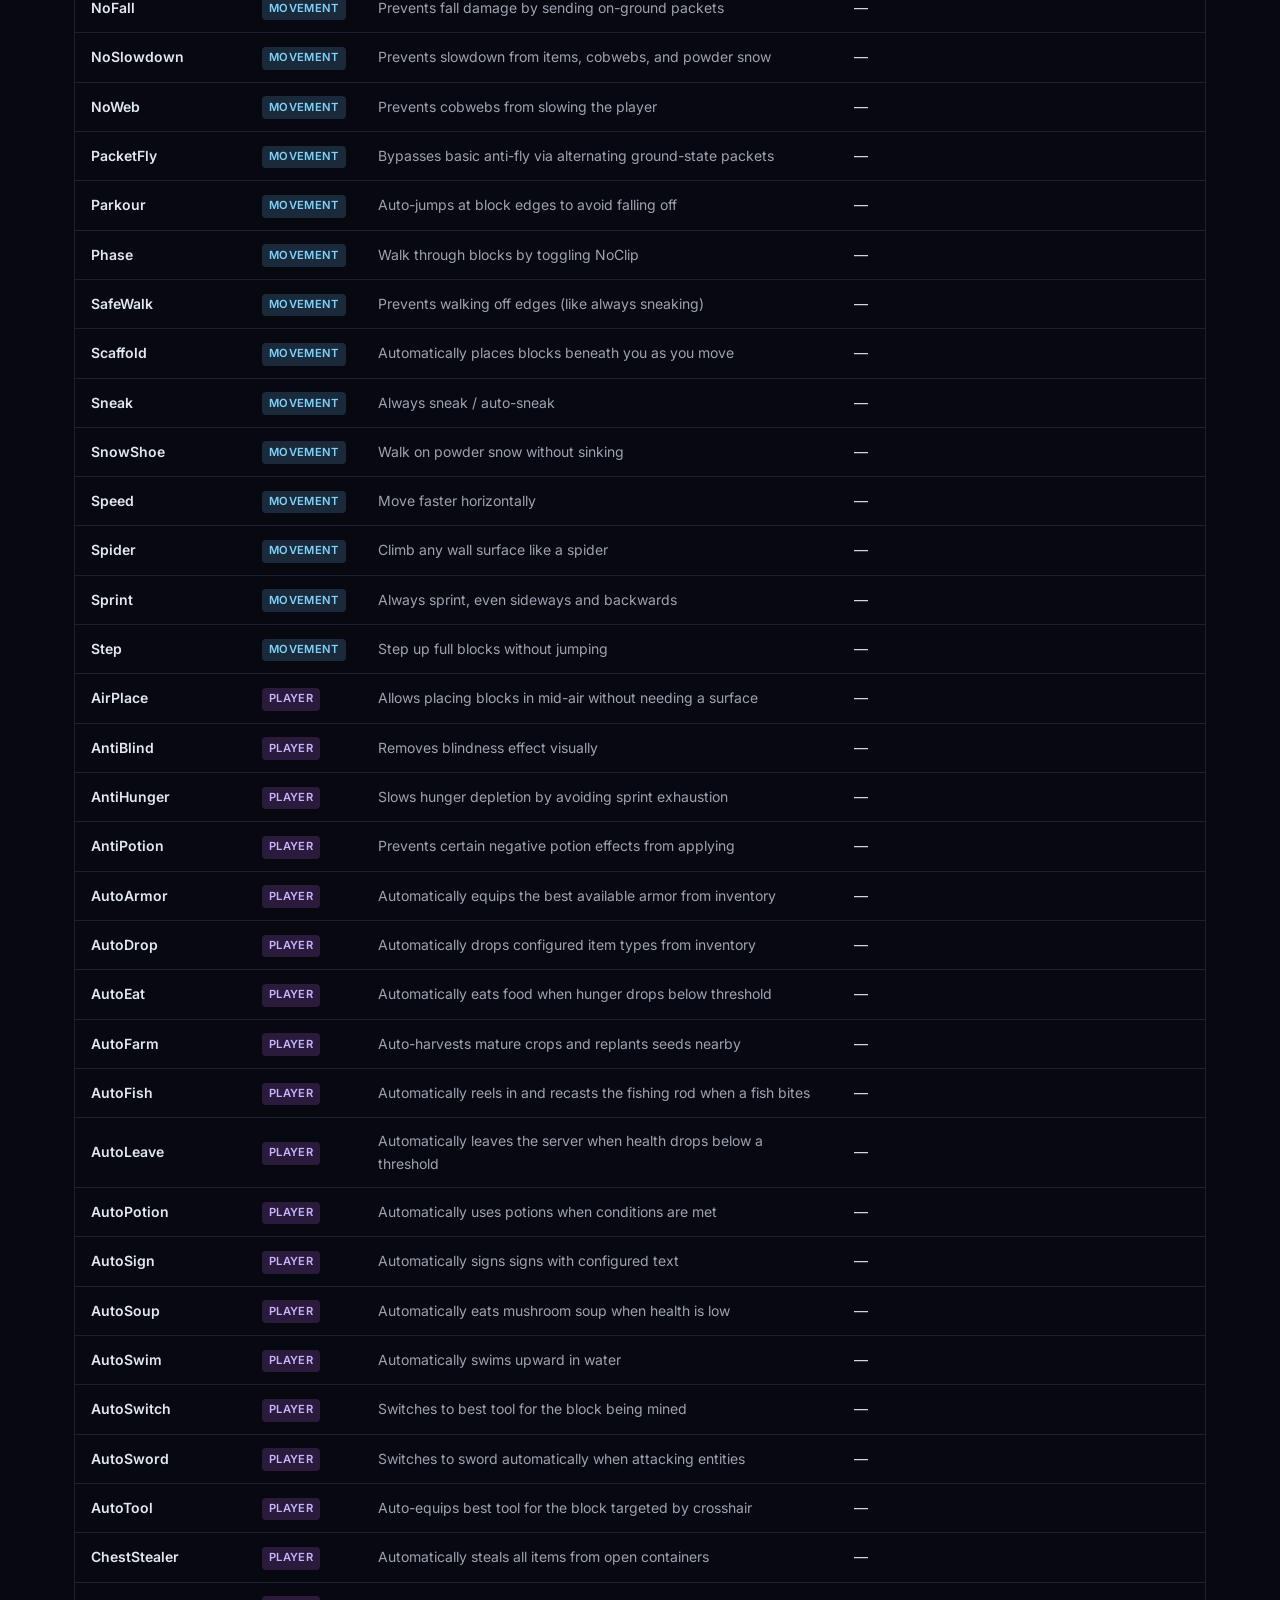
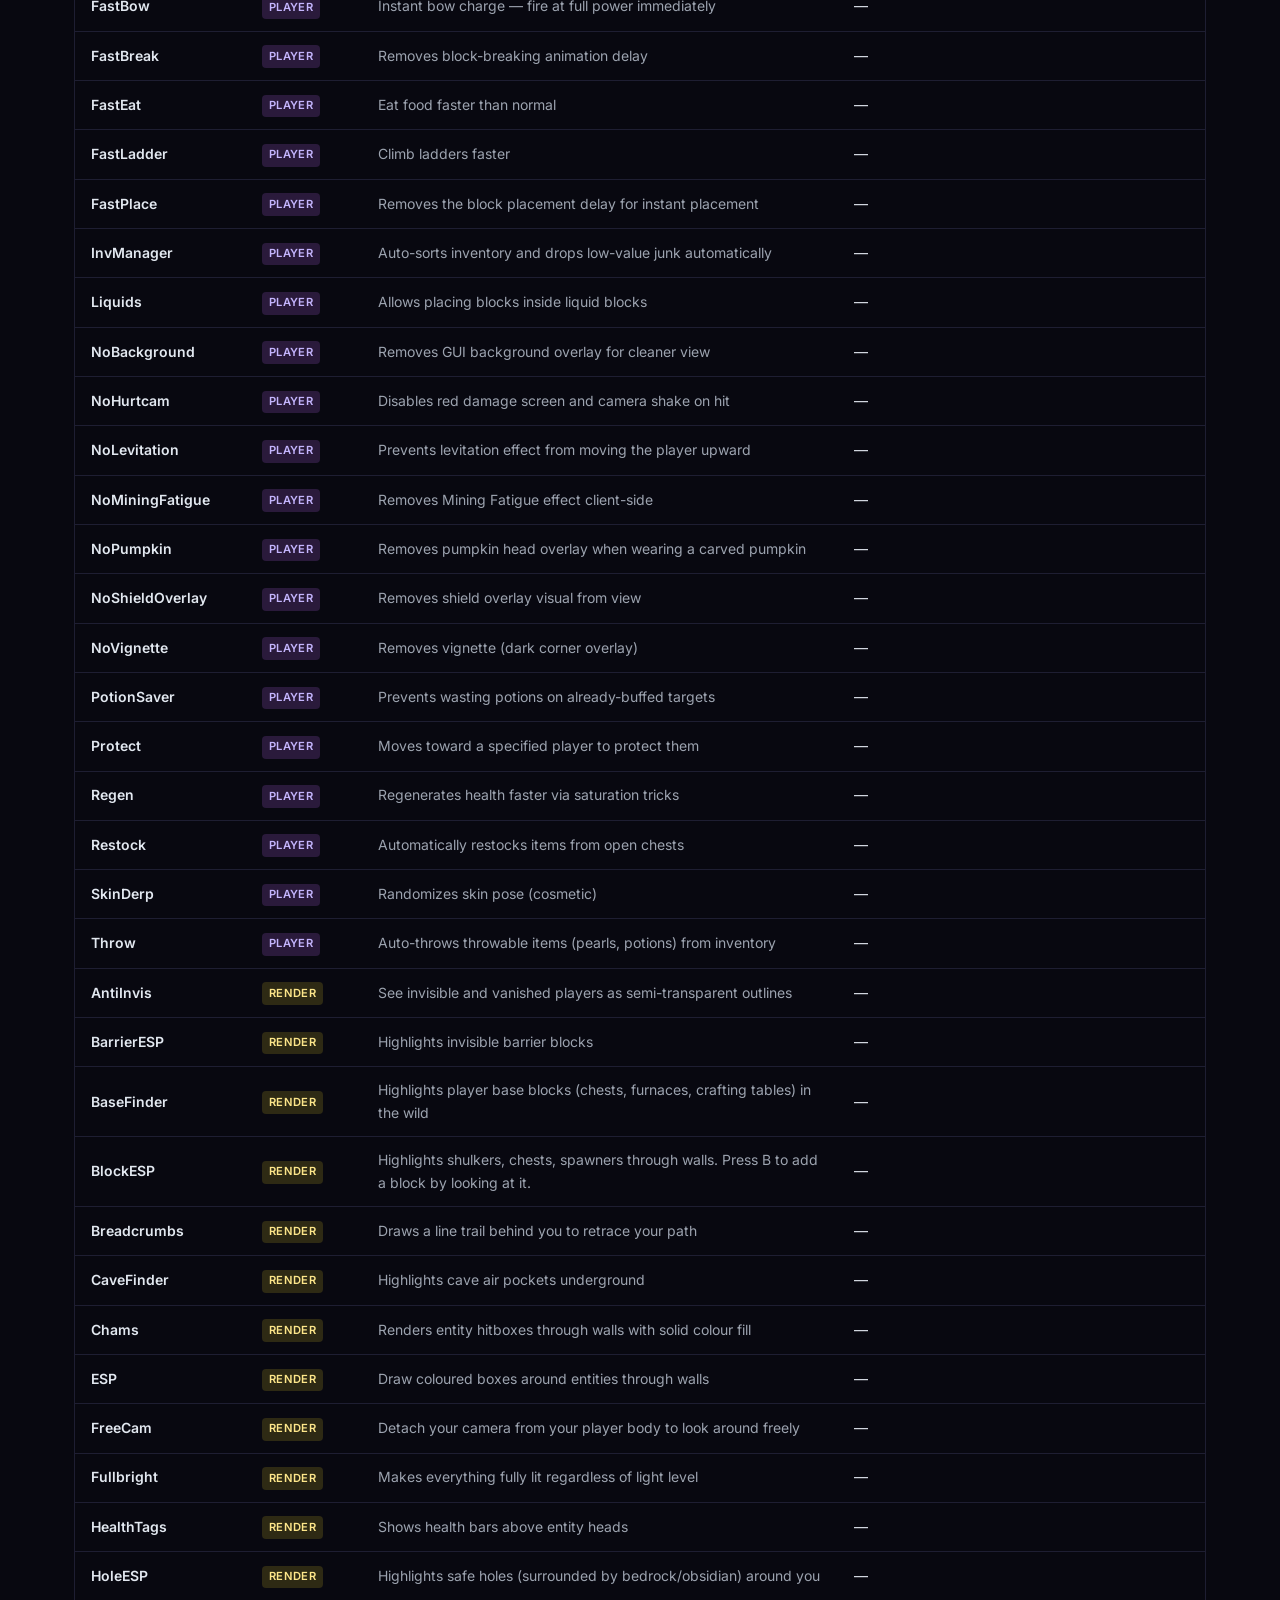
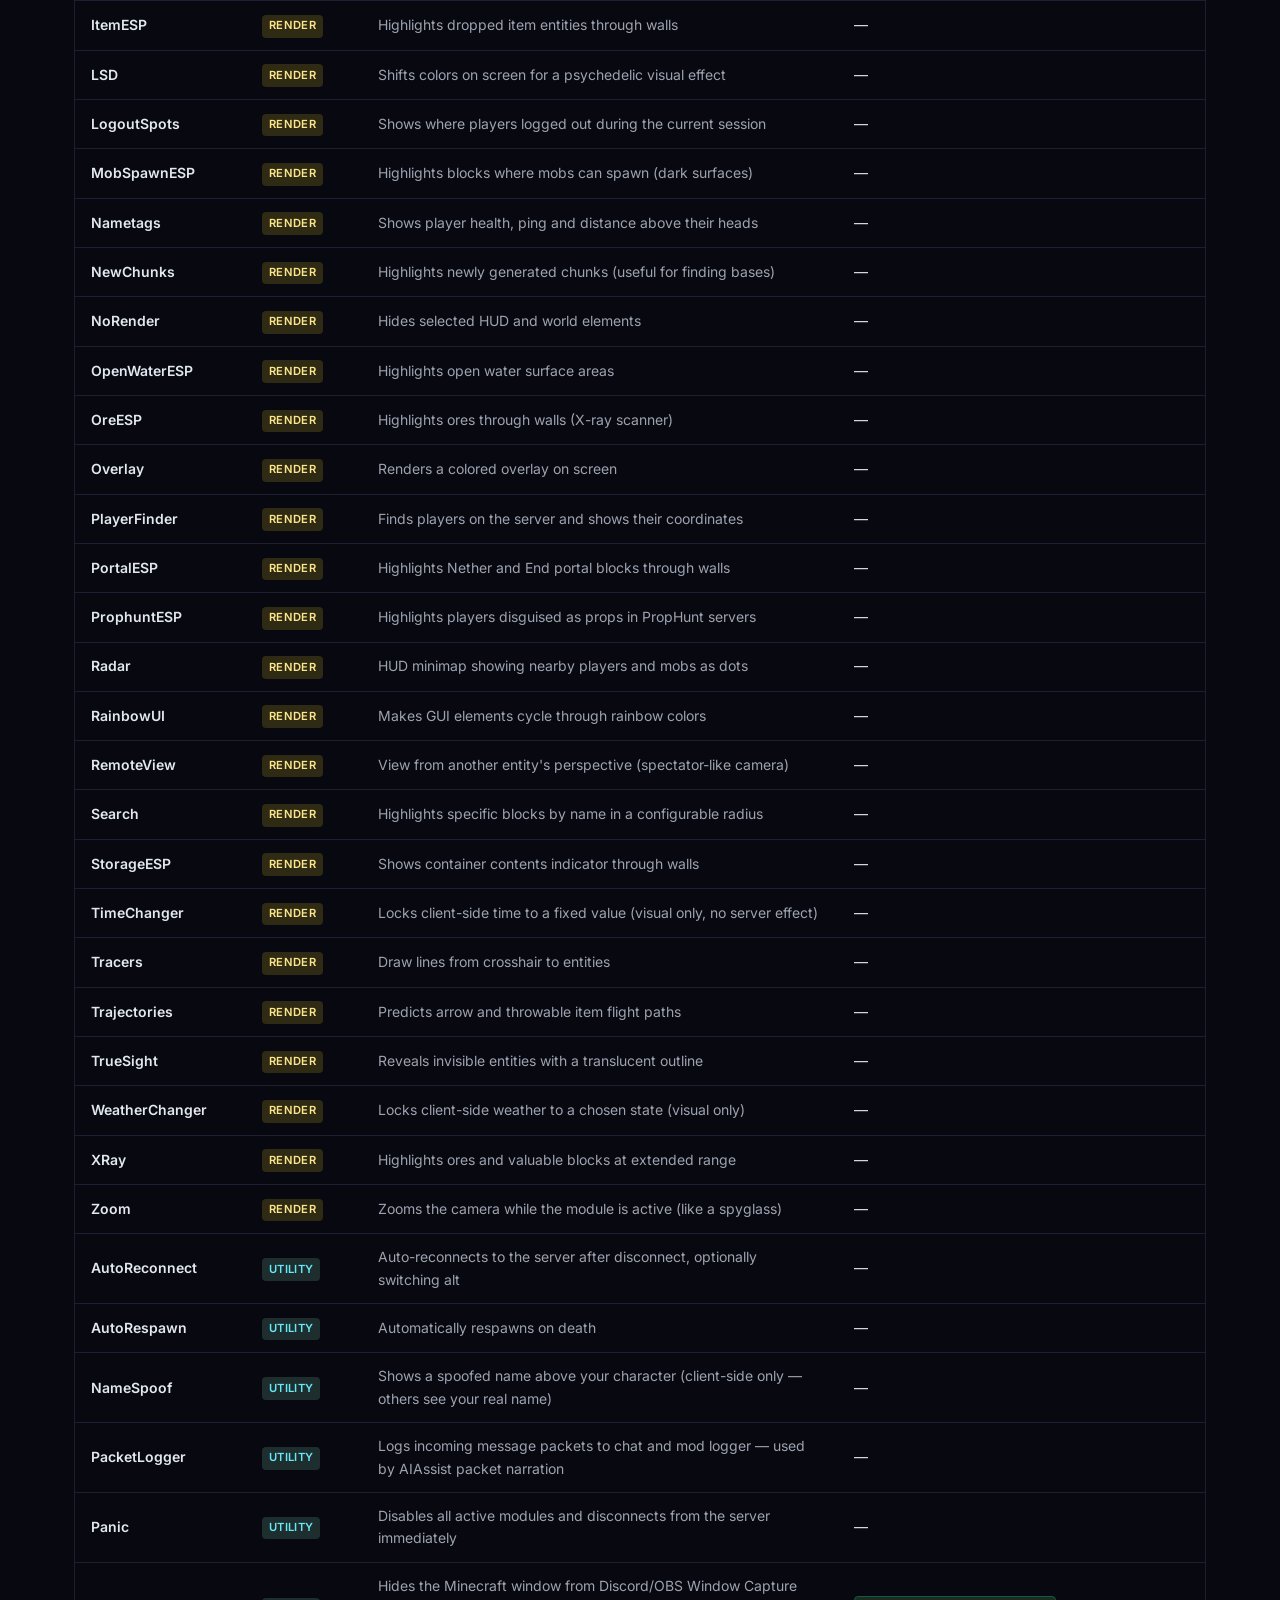
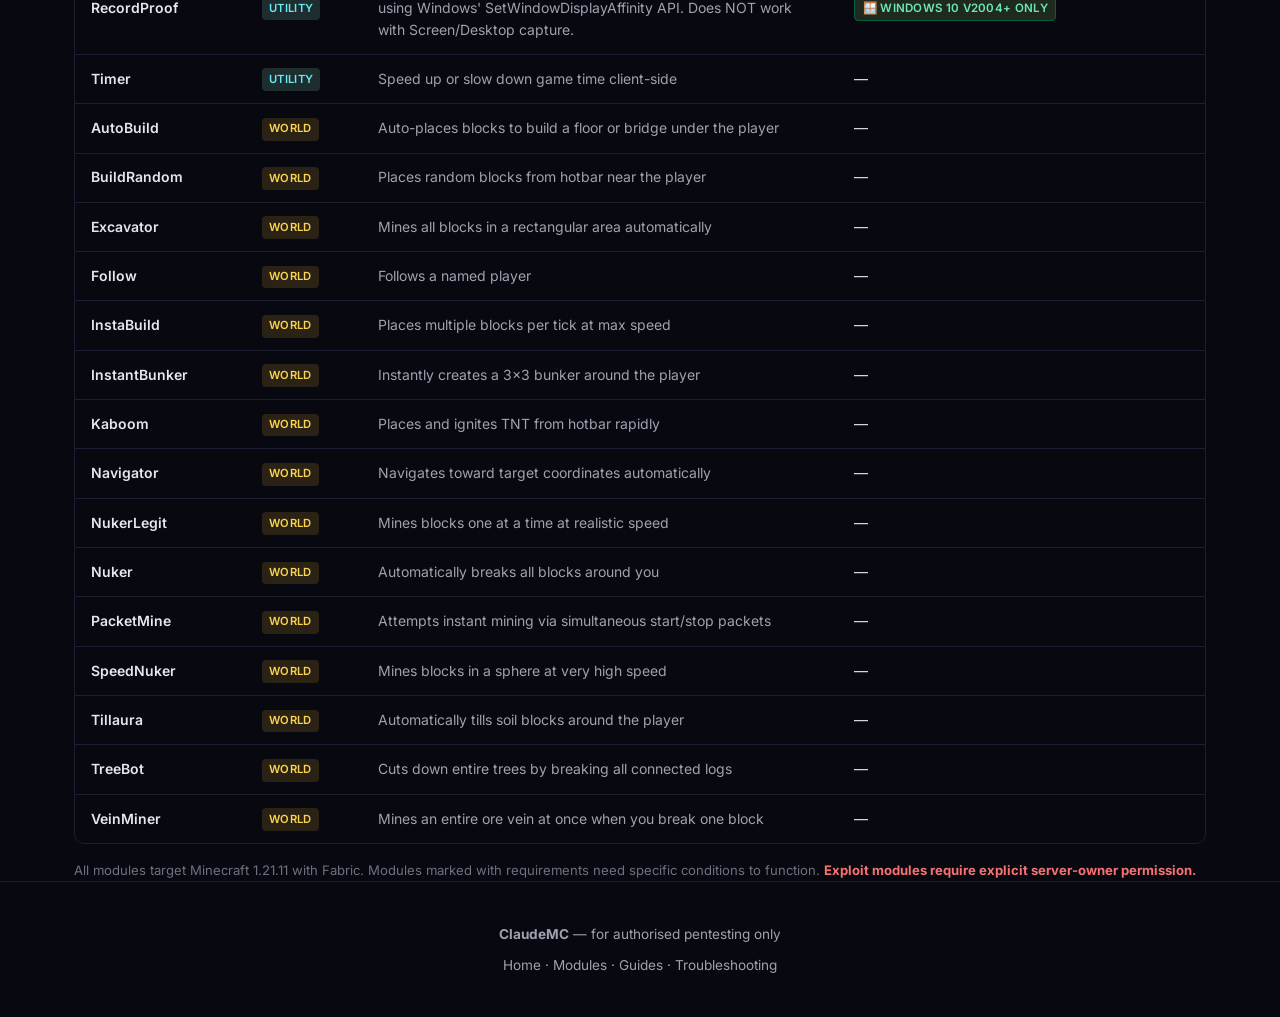
<file: docs/modules.html>
<!DOCTYPE html>
<html lang="en">
<head>
  <meta charset="UTF-8">
  <meta name="viewport" content="width=device-width, initial-scale=1.0">
  <title>Modules – ClaudeMC</title>
  <meta name="description" content="Full module reference for ClaudeMC — 150+ modules across 9 categories with requirements, descriptions and compatibility notes.">
  <link rel="icon" type="image/png" href="favicon.png">
  <link rel="preconnect" href="https://fonts.googleapis.com">
  <link rel="preconnect" href="https://fonts.gstatic.com" crossorigin>
  <link rel="preload" href="https://fonts.googleapis.com/css2?family=Inter:wght@400;500;600;700;800&family=JetBrains+Mono:wght@400;600&display=swap" as="style" onload="this.onload=null;this.rel='stylesheet'">
  <noscript><link href="https://fonts.googleapis.com/css2?family=Inter:wght@400;500;600;700;800&family=JetBrains+Mono:wght@400;600&display=swap" rel="stylesheet"></noscript>
  <link rel="stylesheet" href="style.css">
  <style>
    .page-hero { padding: 3rem 0 2rem; }
    .page-hero h1 { font-size: 2.2rem; margin-bottom: .5rem; }
    .req-tag { display: inline-flex; align-items: center; gap: .3rem; font-size: .72rem; }
    .name-cell { font-weight: 600; color: var(--text); }
    .mod-count {
      font-size: .82rem;
      color: var(--muted2);
      margin-left: .5rem;
    }
    .req-col { min-width: 160px; }
  </style>
</head>
<body>

<nav>
  <a href="index.html" class="nav-logo"><img src="favicon.png" width="22" height="22" style="border-radius:4px;flex-shrink:0;" alt="">ClaudeMC</a>
  <ul class="nav-links">
    <li><a href="index.html">Home</a></li>
    <li><a href="modules.html">Modules</a></li>
    <li><a href="guides.html">Guides</a></li>
    <li><a href="troubleshooting.html">Troubleshooting</a></li>
  </ul>
</nav>

<div class="container">
  <div class="page-hero">
    <div class="section-label">Reference</div>
    <h1>Module List</h1>
    <p class="section-subtitle">All modules available in ClaudeMC. Every module works on Minecraft 1.21.11 with Fabric unless noted otherwise.</p>
  </div>

  <div class="callout callout-red" style="margin-bottom:1.5rem;" data-anim data-anim-delay="0">
    <span class="callout-icon">⚠️</span>
    <p><strong>Exploit modules</strong> (ForceOP, CMD-Block, OP-Sign, WebConsoleXSS, NocomCrash, etc.) are for authorised penetration testing only. Always have explicit server-owner permission before using them.</p>
  </div>

  <!-- Search & filters -->
  <div class="search-bar" data-anim data-anim-delay="0.1">
    <input type="text" id="modSearch" placeholder="Search modules…" autocomplete="off">
    <button class="filter-btn active" data-cat="all">All <span class="mod-count" id="modCount"></span></button>
    <button class="filter-btn" data-cat="chat">Chat</button>
    <button class="filter-btn" data-cat="combat">Combat</button>
    <button class="filter-btn" data-cat="exploit">Exploit</button>
    <button class="filter-btn" data-cat="misc">Misc</button>
    <button class="filter-btn" data-cat="movement">Movement</button>
    <button class="filter-btn" data-cat="player">Player</button>
    <button class="filter-btn" data-cat="render">Render</button>
    <button class="filter-btn" data-cat="utility">Utility</button>
    <button class="filter-btn" data-cat="world">World</button>
  </div>

  <div class="table-wrap">
    <table>
      <thead>
        <tr>
          <th>Module</th>
          <th>Category</th>
          <th>Description</th>
          <th class="req-col">Requirements</th>
        </tr>
      </thead>
      <tbody>

        <!-- ── CHAT ─────────────────────────────────────────────── -->
        <tr data-cat="chat">
          <td class="name-cell">AutoComplete</td>
          <td><span class="badge badge-chat">Chat</span></td>
          <td class="muted">Auto-completes and cycles through tab-completion suggestions</td>
          <td>—</td>
        </tr>
        <tr data-cat="chat">
          <td class="name-cell">FancyChat</td>
          <td><span class="badge badge-chat">Chat</span></td>
          <td class="muted">Adds decorative formatting to chat messages</td>
          <td>—</td>
        </tr>
        <tr data-cat="chat">
          <td class="name-cell">InfiniChat</td>
          <td><span class="badge badge-chat">Chat</span></td>
          <td class="muted">Sends repeated chat messages with anti-spam bypass</td>
          <td>—</td>
        </tr>
        <tr data-cat="chat">
          <td class="name-cell">NameProtect</td>
          <td><span class="badge badge-chat">Chat</span></td>
          <td class="muted">Replaces own name with 'Player' in chat (client-side privacy)</td>
          <td>—</td>
        </tr>

        <!-- ── COMBAT ────────────────────────────────────────────── -->
        <tr data-cat="combat">
          <td class="name-cell">AimAssist</td>
          <td><span class="badge badge-combat">Combat</span></td>
          <td class="muted">Smoothly rotates toward the nearest valid target</td>
          <td>—</td>
        </tr>
        <tr data-cat="combat">
          <td class="name-cell">AnchorAura</td>
          <td><span class="badge badge-combat">Combat</span></td>
          <td class="muted">Detonates Respawn Anchors near enemies</td>
          <td><span class="badge badge-warn req-tag">Nether only</span></td>
        </tr>
        <tr data-cat="combat">
          <td class="name-cell">AntiBot</td>
          <td><span class="badge badge-combat">Combat</span></td>
          <td class="muted">Filters out bot entities from combat module targeting</td>
          <td>—</td>
        </tr>
        <tr data-cat="combat">
          <td class="name-cell">ArrowDMG</td>
          <td><span class="badge badge-combat">Combat</span></td>
          <td class="muted">Increases arrow damage by manipulating velocity packets</td>
          <td>—</td>
        </tr>
        <tr data-cat="combat">
          <td class="name-cell">AutoCrystal</td>
          <td><span class="badge badge-combat">Combat</span></td>
          <td class="muted">Auto-places and explodes end crystals on nearby players</td>
          <td><span class="badge badge-warn req-tag">End crystals in hotbar</span></td>
        </tr>
        <tr data-cat="combat">
          <td class="name-cell">AutoTotem</td>
          <td><span class="badge badge-combat">Combat</span></td>
          <td class="muted">Keeps a Totem of Undying in your offhand automatically</td>
          <td><span class="badge badge-warn req-tag">Totems in inventory</span></td>
        </tr>
        <tr data-cat="combat">
          <td class="name-cell">BlockHit</td>
          <td><span class="badge badge-combat">Combat</span></td>
          <td class="muted">Blocks with shield while attacking (sword+shield combo)</td>
          <td>—</td>
        </tr>
        <tr data-cat="combat">
          <td class="name-cell">BonemealAura</td>
          <td><span class="badge badge-combat">Combat</span></td>
          <td class="muted">Automatically uses bonemeal on nearby crops and saplings</td>
          <td>—</td>
        </tr>
        <tr data-cat="combat">
          <td class="name-cell">BowAimbot</td>
          <td><span class="badge badge-combat">Combat</span></td>
          <td class="muted">Auto-aims bow at entities with arrow drop correction</td>
          <td>—</td>
        </tr>
        <tr data-cat="combat">
          <td class="name-cell">ClickAura</td>
          <td><span class="badge badge-combat">Combat</span></td>
          <td class="muted">Attacks nearest entity on left-click</td>
          <td>—</td>
        </tr>
        <tr data-cat="combat">
          <td class="name-cell">Criticals</td>
          <td><span class="badge badge-combat">Combat</span></td>
          <td class="muted">Makes every melee attack a critical hit by sending fake fall packets</td>
          <td>—</td>
        </tr>
        <tr data-cat="combat">
          <td class="name-cell">FeedAura</td>
          <td><span class="badge badge-combat">Combat</span></td>
          <td class="muted">Automatically feeds and breeds nearby animals</td>
          <td>—</td>
        </tr>
        <tr data-cat="combat">
          <td class="name-cell">KillAura</td>
          <td><span class="badge badge-combat">Combat</span></td>
          <td class="muted">Automatically attacks nearby entities</td>
          <td>—</td>
        </tr>
        <tr data-cat="combat">
          <td class="name-cell">KillauraLegit</td>
          <td><span class="badge badge-combat">Combat</span></td>
          <td class="muted">Human-like KillAura with smooth rotation and attack timing to avoid detection</td>
          <td>—</td>
        </tr>
        <tr data-cat="combat">
          <td class="name-cell">MaceDMG</td>
          <td><span class="badge badge-combat">Combat</span></td>
          <td class="muted">Increases mace smash damage by faking fall height</td>
          <td><span class="badge badge-warn req-tag">MC 1.21+ (mace)</span></td>
        </tr>
        <tr data-cat="combat">
          <td class="name-cell">MultiAura</td>
          <td><span class="badge badge-combat">Combat</span></td>
          <td class="muted">Attacks all entities in range simultaneously each tick</td>
          <td>—</td>
        </tr>
        <tr data-cat="combat">
          <td class="name-cell">Reach</td>
          <td><span class="badge badge-combat">Combat</span></td>
          <td class="muted">Extends melee attack and block interaction range</td>
          <td>—</td>
        </tr>
        <tr data-cat="combat">
          <td class="name-cell">Surround</td>
          <td><span class="badge badge-combat">Combat</span></td>
          <td class="muted">Places obsidian around your feet to protect against crystal damage</td>
          <td><span class="badge badge-warn req-tag">Obsidian in inventory</span></td>
        </tr>
        <tr data-cat="combat">
          <td class="name-cell">TriggerBot</td>
          <td><span class="badge badge-combat">Combat</span></td>
          <td class="muted">Attacks automatically when your crosshair is on a valid target</td>
          <td>—</td>
        </tr>
        <tr data-cat="combat">
          <td class="name-cell">TrollPotion</td>
          <td><span class="badge badge-combat">Combat</span></td>
          <td class="muted">Throws potions at nearby players automatically</td>
          <td><span class="badge badge-warn req-tag">Potions in hotbar</span></td>
        </tr>
        <tr data-cat="combat">
          <td class="name-cell">Velocity</td>
          <td><span class="badge badge-combat">Combat</span></td>
          <td class="muted">Reduces knockback from hits and explosions</td>
          <td>—</td>
        </tr>

        <!-- ── EXPLOIT ────────────────────────────────────────────── -->
        <tr data-cat="exploit">
          <td class="name-cell">CMD-Block</td>
          <td><span class="badge badge-exploit">Exploit</span></td>
          <td class="muted">Executes commands via command block exploitation on misconfigured servers</td>
          <td><span class="badge badge-danger req-tag">Auth required</span></td>
        </tr>
        <tr data-cat="exploit">
          <td class="name-cell">ForcePush</td>
          <td><span class="badge badge-exploit">Exploit</span></td>
          <td class="muted">Pushes nearby entities away by simulating velocity changes</td>
          <td>—</td>
        </tr>
        <tr data-cat="exploit">
          <td class="name-cell">ItemGenerator</td>
          <td><span class="badge badge-exploit">Exploit</span></td>
          <td class="muted">Generates items via creative inventory manipulation</td>
          <td><span class="badge badge-danger req-tag">Creative mode only</span></td>
        </tr>
        <tr data-cat="exploit">
          <td class="name-cell">MassTPA</td>
          <td><span class="badge badge-exploit">Exploit</span></td>
          <td class="muted">Sends /tpa to all online players simultaneously</td>
          <td>—</td>
        </tr>
        <tr data-cat="exploit">
          <td class="name-cell">NocomCrash</td>
          <td><span class="badge badge-exploit">Exploit</span></td>
          <td class="muted">Sends malformed commands to crash vulnerable Spigot/CraftBukkit servers</td>
          <td><span class="badge badge-danger req-tag">Auth required · Unpatched Spigot/CraftBukkit</span></td>
        </tr>
        <tr data-cat="exploit">
          <td class="name-cell">OP-Sign</td>
          <td><span class="badge badge-exploit">Exploit</span></td>
          <td class="muted">Attempts to grant OP via sign command exploitation on misconfigured servers</td>
          <td><span class="badge badge-danger req-tag">Auth required · Misconfigured server</span></td>
        </tr>
        <tr data-cat="exploit">
          <td class="name-cell">WebConsoleXSS</td>
          <td><span class="badge badge-exploit">Exploit</span></td>
          <td class="muted">ForceOP via XSS in vulnerable server web console panels — injects JS payload via chat</td>
          <td><span class="badge badge-danger req-tag">Admin must have web console open</span></td>
        </tr>

        <!-- ── MISC ──────────────────────────────────────────────── -->
        <tr data-cat="misc">
          <td class="name-cell">AIAssist</td>
          <td><span class="badge badge-misc">Misc</span></td>
          <td class="muted">In-game AI chat assistant — type <code>!ai &lt;question&gt;</code>. Also includes periodic packet narration.</td>
          <td><span class="badge badge-key req-tag">🔑 API key required</span></td>
        </tr>
        <tr data-cat="misc">
          <td class="name-cell">AntiAFK</td>
          <td><span class="badge badge-misc">Misc</span></td>
          <td class="muted">Detects staff (vanish/TP/DM) and responds with human-like behaviour to avoid AFK detection</td>
          <td>—</td>
        </tr>
        <tr data-cat="misc">
          <td class="name-cell">AntiSpam</td>
          <td><span class="badge badge-misc">Misc</span></td>
          <td class="muted">Hides duplicate and repetitive chat messages</td>
          <td>—</td>
        </tr>
        <tr data-cat="misc">
          <td class="name-cell">AuctionDupe</td>
          <td><span class="badge badge-misc">Misc</span></td>
          <td class="muted">Automates auction-house dupe exploits (WindowClose / DoubleCancel / Reconnect)</td>
          <td><span class="badge badge-danger req-tag">Server with auction plugin</span></td>
        </tr>
        <tr data-cat="misc">
          <td class="name-cell">AuthMeBypass</td>
          <td><span class="badge badge-misc">Misc</span></td>
          <td class="muted">Bypasses AuthMe on cracked BungeeCord servers by jumping to a backend before auth completes</td>
          <td><span class="badge badge-danger req-tag">Cracked BungeeCord + AuthMe</span></td>
        </tr>
        <tr data-cat="misc">
          <td class="name-cell">AutoAuth</td>
          <td><span class="badge badge-misc">Misc</span></td>
          <td class="muted">Auto-registers/logs in on cracked servers (AuthMe, NLogin, etc.)</td>
          <td><span class="badge badge-warn req-tag">Cracked server</span></td>
        </tr>
        <tr data-cat="misc">
          <td class="name-cell">AutoMine</td>
          <td><span class="badge badge-misc">Misc</span></td>
          <td class="muted">Human-like strip miner with staff-aware evasion</td>
          <td>—</td>
        </tr>
        <tr data-cat="misc">
          <td class="name-cell">AutoReply</td>
          <td><span class="badge badge-misc">Misc</span></td>
          <td class="muted">Auto-replies to chat messages matching staff AFK-check patterns</td>
          <td>—</td>
        </tr>
        <tr data-cat="misc">
          <td class="name-cell">BookColors</td>
          <td><span class="badge badge-misc">Misc</span></td>
          <td class="muted">Converts &amp;x colour codes to §x in books while writing</td>
          <td>—</td>
        </tr>
        <tr data-cat="misc">
          <td class="name-cell">BookDupe</td>
          <td><span class="badge badge-misc">Misc</span></td>
          <td class="muted">Duplicates signed books via packet spam on vulnerable servers</td>
          <td><span class="badge badge-danger req-tag">Server missing BookDupe patch</span></td>
        </tr>
        <tr data-cat="misc">
          <td class="name-cell">ChatSpammer</td>
          <td><span class="badge badge-misc">Misc</span></td>
          <td class="muted">Sends a chat message on a configurable interval</td>
          <td>—</td>
        </tr>
        <tr data-cat="misc">
          <td class="name-cell">Derp</td>
          <td><span class="badge badge-misc">Misc</span></td>
          <td class="muted">Makes your head spin wildly (cosmetic troll)</td>
          <td>—</td>
        </tr>
        <tr data-cat="misc">
          <td class="name-cell">ExploitAdvisor</td>
          <td><span class="badge badge-misc">Misc</span></td>
          <td class="muted">AI + web search — analyses current server's software/plugins and generates exploit steps</td>
          <td><span class="badge badge-key req-tag">🔑 API key required</span></td>
        </tr>
        <tr data-cat="misc">
          <td class="name-cell">FakePlayer</td>
          <td><span class="badge badge-misc">Misc</span></td>
          <td class="muted">Spawns a fake client-side player entity at your position (testing/distraction)</td>
          <td>—</td>
        </tr>
        <tr data-cat="misc">
          <td class="name-cell">ForceCreative</td>
          <td><span class="badge badge-misc">Misc</span></td>
          <td class="muted">Attempts to switch to Creative mode on misconfigured servers</td>
          <td><span class="badge badge-danger req-tag">Misconfigured server</span></td>
        </tr>
        <tr data-cat="misc">
          <td class="name-cell">ForceOP</td>
          <td><span class="badge badge-misc">Misc</span></td>
          <td class="muted">Cracks AuthMe by trying common passwords with /login. Switch to target admin account via AltManager first.</td>
          <td><span class="badge badge-danger req-tag">Cracked server + AuthMe</span></td>
        </tr>
        <tr data-cat="misc">
          <td class="name-cell">ForeachCmd</td>
          <td><span class="badge badge-misc">Misc</span></td>
          <td class="muted">Runs a command for each player (%player%) or N times (%i%). Toggle to send queued commands.</td>
          <td>—</td>
        </tr>
        <tr data-cat="misc">
          <td class="name-cell">HeadRoll</td>
          <td><span class="badge badge-misc">Misc</span></td>
          <td class="muted">Rolls your player's head in a continuous motion (cosmetic)</td>
          <td>—</td>
        </tr>
        <tr data-cat="misc">
          <td class="name-cell">Headless</td>
          <td><span class="badge badge-misc">Misc</span></td>
          <td class="muted">Makes your player appear headless to others (cosmetic)</td>
          <td>—</td>
        </tr>
        <tr data-cat="misc">
          <td class="name-cell">MileyCyrus</td>
          <td><span class="badge badge-misc">Misc</span></td>
          <td class="muted">Swings arms wildly (cosmetic troll)</td>
          <td>—</td>
        </tr>
        <tr data-cat="misc">
          <td class="name-cell">MiniMessageExploit</td>
          <td><span class="badge badge-misc">Misc</span></td>
          <td class="muted">Injects MiniMessage tags via chat, team prefixes, or item names on vulnerable Paper/Velocity servers</td>
          <td><span class="badge badge-danger req-tag">Paper/Velocity with MiniMessage parsing on</span></td>
        </tr>
        <tr data-cat="misc">
          <td class="name-cell">NoPacketKick</td>
          <td><span class="badge badge-misc">Misc</span></td>
          <td class="muted">Prevents being kicked for certain invalid packets</td>
          <td>—</td>
        </tr>
        <tr data-cat="misc">
          <td class="name-cell">ServerCrash</td>
          <td><span class="badge badge-misc">Misc</span></td>
          <td class="muted">Sends crash-inducing packets to vulnerable Spigot/CraftBukkit servers</td>
          <td><span class="badge badge-danger req-tag">Auth required · Unpatched Spigot/CraftBukkit</span></td>
        </tr>
        <tr data-cat="misc">
          <td class="name-cell">ServerFinder</td>
          <td><span class="badge badge-misc">Misc</span></td>
          <td class="muted">Scans mcscans.fi for live vulnerable / P2W servers. Results shown in local chat.</td>
          <td>—</td>
        </tr>
        <tr data-cat="misc">
          <td class="name-cell">SmartReply</td>
          <td><span class="badge badge-misc">Misc</span></td>
          <td class="muted">AI-generated replies to AFK checks and DMs — sounds genuinely human</td>
          <td><span class="badge badge-key req-tag">🔑 API key required</span></td>
        </tr>
        <tr data-cat="misc">
          <td class="name-cell">VanishDetect</td>
          <td><span class="badge badge-misc">Misc</span></td>
          <td class="muted">Tracks vanished/invisible players via tab-list and packet-leak detection</td>
          <td>—</td>
        </tr>

        <!-- ── MOVEMENT ─────────────────────────────────────────────── -->
        <tr data-cat="movement">
          <td class="name-cell">AntiCactus</td>
          <td><span class="badge badge-movement">Movement</span></td>
          <td class="muted">Prevents taking damage from cacti</td>
          <td>—</td>
        </tr>
        <tr data-cat="movement">
          <td class="name-cell">AntiEntityPush</td>
          <td><span class="badge badge-movement">Movement</span></td>
          <td class="muted">Prevents entities from pushing the player</td>
          <td>—</td>
        </tr>
        <tr data-cat="movement">
          <td class="name-cell">AntiFire</td>
          <td><span class="badge badge-movement">Movement</span></td>
          <td class="muted">Prevents fire damage and removes fire visual</td>
          <td>—</td>
        </tr>
        <tr data-cat="movement">
          <td class="name-cell">AntiWaterPush</td>
          <td><span class="badge badge-movement">Movement</span></td>
          <td class="muted">Water currents won't push the player</td>
          <td>—</td>
        </tr>
        <tr data-cat="movement">
          <td class="name-cell">AntiWobble</td>
          <td><span class="badge badge-movement">Movement</span></td>
          <td class="muted">Disables screen wobble and view bobbing</td>
          <td>—</td>
        </tr>
        <tr data-cat="movement">
          <td class="name-cell">AutoWalk</td>
          <td><span class="badge badge-movement">Movement</span></td>
          <td class="muted">Automatically walks forward</td>
          <td>—</td>
        </tr>
        <tr data-cat="movement">
          <td class="name-cell">Blink</td>
          <td><span class="badge badge-movement">Movement</span></td>
          <td class="muted">Buffers movement packets then sends all at once — creates a teleport effect</td>
          <td>—</td>
        </tr>
        <tr data-cat="movement">
          <td class="name-cell">BoatFly</td>
          <td><span class="badge badge-movement">Movement</span></td>
          <td class="muted">Allows flying while riding a boat</td>
          <td>—</td>
        </tr>
        <tr data-cat="movement">
          <td class="name-cell">BunnyHop</td>
          <td><span class="badge badge-movement">Movement</span></td>
          <td class="muted">Auto-jumps every time you land to maintain sprint speed</td>
          <td>—</td>
        </tr>
        <tr data-cat="movement">
          <td class="name-cell">CameraNoClip</td>
          <td><span class="badge badge-movement">Movement</span></td>
          <td class="muted">Camera passes through walls like spectator mode (client-side only)</td>
          <td>—</td>
        </tr>
        <tr data-cat="movement">
          <td class="name-cell">Dolphin</td>
          <td><span class="badge badge-movement">Movement</span></td>
          <td class="muted">Swim faster in water</td>
          <td>—</td>
        </tr>
        <tr data-cat="movement">
          <td class="name-cell">ElytraFlight</td>
          <td><span class="badge badge-movement">Movement</span></td>
          <td class="muted">Boost and control elytra flight manually</td>
          <td>—</td>
        </tr>
        <tr data-cat="movement">
          <td class="name-cell">ExtraElytra</td>
          <td><span class="badge badge-movement">Movement</span></td>
          <td class="muted">Boosts elytra flight without requiring fireworks</td>
          <td>—</td>
        </tr>
        <tr data-cat="movement">
          <td class="name-cell">Flight</td>
          <td><span class="badge badge-movement">Movement</span></td>
          <td class="muted">Creative-style flight in any game mode</td>
          <td>—</td>
        </tr>
        <tr data-cat="movement">
          <td class="name-cell">Glide</td>
          <td><span class="badge badge-movement">Movement</span></td>
          <td class="muted">Glide slowly when falling instead of taking fall damage</td>
          <td>—</td>
        </tr>
        <tr data-cat="movement">
          <td class="name-cell">HighJump</td>
          <td><span class="badge badge-movement">Movement</span></td>
          <td class="muted">Jump higher than normal</td>
          <td>—</td>
        </tr>
        <tr data-cat="movement">
          <td class="name-cell">InventoryMove</td>
          <td><span class="badge badge-movement">Movement</span></td>
          <td class="muted">Allows WASD movement while inventory and GUIs are open</td>
          <td>—</td>
        </tr>
        <tr data-cat="movement">
          <td class="name-cell">Jesus</td>
          <td><span class="badge badge-movement">Movement</span></td>
          <td class="muted">Walk on water and lava surfaces</td>
          <td>—</td>
        </tr>
        <tr data-cat="movement">
          <td class="name-cell">Jetpack</td>
          <td><span class="badge badge-movement">Movement</span></td>
          <td class="muted">Fly upward with Space, descend with Shift</td>
          <td>—</td>
        </tr>
        <tr data-cat="movement">
          <td class="name-cell">MountBypass</td>
          <td><span class="badge badge-movement">Movement</span></td>
          <td class="muted">Attempts to ride mounts without server permission</td>
          <td>—</td>
        </tr>
        <tr data-cat="movement">
          <td class="name-cell">NoClip</td>
          <td><span class="badge badge-movement">Movement</span></td>
          <td class="muted">Phase through blocks (may be detected by anti-cheat)</td>
          <td>—</td>
        </tr>
        <tr data-cat="movement">
          <td class="name-cell">NoFall</td>
          <td><span class="badge badge-movement">Movement</span></td>
          <td class="muted">Prevents fall damage by sending on-ground packets</td>
          <td>—</td>
        </tr>
        <tr data-cat="movement">
          <td class="name-cell">NoSlowdown</td>
          <td><span class="badge badge-movement">Movement</span></td>
          <td class="muted">Prevents slowdown from items, cobwebs, and powder snow</td>
          <td>—</td>
        </tr>
        <tr data-cat="movement">
          <td class="name-cell">NoWeb</td>
          <td><span class="badge badge-movement">Movement</span></td>
          <td class="muted">Prevents cobwebs from slowing the player</td>
          <td>—</td>
        </tr>
        <tr data-cat="movement">
          <td class="name-cell">PacketFly</td>
          <td><span class="badge badge-movement">Movement</span></td>
          <td class="muted">Bypasses basic anti-fly via alternating ground-state packets</td>
          <td>—</td>
        </tr>
        <tr data-cat="movement">
          <td class="name-cell">Parkour</td>
          <td><span class="badge badge-movement">Movement</span></td>
          <td class="muted">Auto-jumps at block edges to avoid falling off</td>
          <td>—</td>
        </tr>
        <tr data-cat="movement">
          <td class="name-cell">Phase</td>
          <td><span class="badge badge-movement">Movement</span></td>
          <td class="muted">Walk through blocks by toggling NoClip</td>
          <td>—</td>
        </tr>
        <tr data-cat="movement">
          <td class="name-cell">SafeWalk</td>
          <td><span class="badge badge-movement">Movement</span></td>
          <td class="muted">Prevents walking off edges (like always sneaking)</td>
          <td>—</td>
        </tr>
        <tr data-cat="movement">
          <td class="name-cell">Scaffold</td>
          <td><span class="badge badge-movement">Movement</span></td>
          <td class="muted">Automatically places blocks beneath you as you move</td>
          <td>—</td>
        </tr>
        <tr data-cat="movement">
          <td class="name-cell">Sneak</td>
          <td><span class="badge badge-movement">Movement</span></td>
          <td class="muted">Always sneak / auto-sneak</td>
          <td>—</td>
        </tr>
        <tr data-cat="movement">
          <td class="name-cell">SnowShoe</td>
          <td><span class="badge badge-movement">Movement</span></td>
          <td class="muted">Walk on powder snow without sinking</td>
          <td>—</td>
        </tr>
        <tr data-cat="movement">
          <td class="name-cell">Speed</td>
          <td><span class="badge badge-movement">Movement</span></td>
          <td class="muted">Move faster horizontally</td>
          <td>—</td>
        </tr>
        <tr data-cat="movement">
          <td class="name-cell">Spider</td>
          <td><span class="badge badge-movement">Movement</span></td>
          <td class="muted">Climb any wall surface like a spider</td>
          <td>—</td>
        </tr>
        <tr data-cat="movement">
          <td class="name-cell">Sprint</td>
          <td><span class="badge badge-movement">Movement</span></td>
          <td class="muted">Always sprint, even sideways and backwards</td>
          <td>—</td>
        </tr>
        <tr data-cat="movement">
          <td class="name-cell">Step</td>
          <td><span class="badge badge-movement">Movement</span></td>
          <td class="muted">Step up full blocks without jumping</td>
          <td>—</td>
        </tr>

        <!-- ── PLAYER ──────────────────────────────────────────────── -->
        <tr data-cat="player">
          <td class="name-cell">AirPlace</td>
          <td><span class="badge badge-player">Player</span></td>
          <td class="muted">Allows placing blocks in mid-air without needing a surface</td>
          <td>—</td>
        </tr>
        <tr data-cat="player">
          <td class="name-cell">AntiBlind</td>
          <td><span class="badge badge-player">Player</span></td>
          <td class="muted">Removes blindness effect visually</td>
          <td>—</td>
        </tr>
        <tr data-cat="player">
          <td class="name-cell">AntiHunger</td>
          <td><span class="badge badge-player">Player</span></td>
          <td class="muted">Slows hunger depletion by avoiding sprint exhaustion</td>
          <td>—</td>
        </tr>
        <tr data-cat="player">
          <td class="name-cell">AntiPotion</td>
          <td><span class="badge badge-player">Player</span></td>
          <td class="muted">Prevents certain negative potion effects from applying</td>
          <td>—</td>
        </tr>
        <tr data-cat="player">
          <td class="name-cell">AutoArmor</td>
          <td><span class="badge badge-player">Player</span></td>
          <td class="muted">Automatically equips the best available armor from inventory</td>
          <td>—</td>
        </tr>
        <tr data-cat="player">
          <td class="name-cell">AutoDrop</td>
          <td><span class="badge badge-player">Player</span></td>
          <td class="muted">Automatically drops configured item types from inventory</td>
          <td>—</td>
        </tr>
        <tr data-cat="player">
          <td class="name-cell">AutoEat</td>
          <td><span class="badge badge-player">Player</span></td>
          <td class="muted">Automatically eats food when hunger drops below threshold</td>
          <td>—</td>
        </tr>
        <tr data-cat="player">
          <td class="name-cell">AutoFarm</td>
          <td><span class="badge badge-player">Player</span></td>
          <td class="muted">Auto-harvests mature crops and replants seeds nearby</td>
          <td>—</td>
        </tr>
        <tr data-cat="player">
          <td class="name-cell">AutoFish</td>
          <td><span class="badge badge-player">Player</span></td>
          <td class="muted">Automatically reels in and recasts the fishing rod when a fish bites</td>
          <td>—</td>
        </tr>
        <tr data-cat="player">
          <td class="name-cell">AutoLeave</td>
          <td><span class="badge badge-player">Player</span></td>
          <td class="muted">Automatically leaves the server when health drops below a threshold</td>
          <td>—</td>
        </tr>
        <tr data-cat="player">
          <td class="name-cell">AutoPotion</td>
          <td><span class="badge badge-player">Player</span></td>
          <td class="muted">Automatically uses potions when conditions are met</td>
          <td>—</td>
        </tr>
        <tr data-cat="player">
          <td class="name-cell">AutoSign</td>
          <td><span class="badge badge-player">Player</span></td>
          <td class="muted">Automatically signs signs with configured text</td>
          <td>—</td>
        </tr>
        <tr data-cat="player">
          <td class="name-cell">AutoSoup</td>
          <td><span class="badge badge-player">Player</span></td>
          <td class="muted">Automatically eats mushroom soup when health is low</td>
          <td>—</td>
        </tr>
        <tr data-cat="player">
          <td class="name-cell">AutoSwim</td>
          <td><span class="badge badge-player">Player</span></td>
          <td class="muted">Automatically swims upward in water</td>
          <td>—</td>
        </tr>
        <tr data-cat="player">
          <td class="name-cell">AutoSwitch</td>
          <td><span class="badge badge-player">Player</span></td>
          <td class="muted">Switches to best tool for the block being mined</td>
          <td>—</td>
        </tr>
        <tr data-cat="player">
          <td class="name-cell">AutoSword</td>
          <td><span class="badge badge-player">Player</span></td>
          <td class="muted">Switches to sword automatically when attacking entities</td>
          <td>—</td>
        </tr>
        <tr data-cat="player">
          <td class="name-cell">AutoTool</td>
          <td><span class="badge badge-player">Player</span></td>
          <td class="muted">Auto-equips best tool for the block targeted by crosshair</td>
          <td>—</td>
        </tr>
        <tr data-cat="player">
          <td class="name-cell">ChestStealer</td>
          <td><span class="badge badge-player">Player</span></td>
          <td class="muted">Automatically steals all items from open containers</td>
          <td>—</td>
        </tr>
        <tr data-cat="player">
          <td class="name-cell">FastBow</td>
          <td><span class="badge badge-player">Player</span></td>
          <td class="muted">Instant bow charge — fire at full power immediately</td>
          <td>—</td>
        </tr>
        <tr data-cat="player">
          <td class="name-cell">FastBreak</td>
          <td><span class="badge badge-player">Player</span></td>
          <td class="muted">Removes block-breaking animation delay</td>
          <td>—</td>
        </tr>
        <tr data-cat="player">
          <td class="name-cell">FastEat</td>
          <td><span class="badge badge-player">Player</span></td>
          <td class="muted">Eat food faster than normal</td>
          <td>—</td>
        </tr>
        <tr data-cat="player">
          <td class="name-cell">FastLadder</td>
          <td><span class="badge badge-player">Player</span></td>
          <td class="muted">Climb ladders faster</td>
          <td>—</td>
        </tr>
        <tr data-cat="player">
          <td class="name-cell">FastPlace</td>
          <td><span class="badge badge-player">Player</span></td>
          <td class="muted">Removes the block placement delay for instant placement</td>
          <td>—</td>
        </tr>
        <tr data-cat="player">
          <td class="name-cell">InvManager</td>
          <td><span class="badge badge-player">Player</span></td>
          <td class="muted">Auto-sorts inventory and drops low-value junk automatically</td>
          <td>—</td>
        </tr>
        <tr data-cat="player">
          <td class="name-cell">Liquids</td>
          <td><span class="badge badge-player">Player</span></td>
          <td class="muted">Allows placing blocks inside liquid blocks</td>
          <td>—</td>
        </tr>
        <tr data-cat="player">
          <td class="name-cell">NoBackground</td>
          <td><span class="badge badge-player">Player</span></td>
          <td class="muted">Removes GUI background overlay for cleaner view</td>
          <td>—</td>
        </tr>
        <tr data-cat="player">
          <td class="name-cell">NoHurtcam</td>
          <td><span class="badge badge-player">Player</span></td>
          <td class="muted">Disables red damage screen and camera shake on hit</td>
          <td>—</td>
        </tr>
        <tr data-cat="player">
          <td class="name-cell">NoLevitation</td>
          <td><span class="badge badge-player">Player</span></td>
          <td class="muted">Prevents levitation effect from moving the player upward</td>
          <td>—</td>
        </tr>
        <tr data-cat="player">
          <td class="name-cell">NoMiningFatigue</td>
          <td><span class="badge badge-player">Player</span></td>
          <td class="muted">Removes Mining Fatigue effect client-side</td>
          <td>—</td>
        </tr>
        <tr data-cat="player">
          <td class="name-cell">NoPumpkin</td>
          <td><span class="badge badge-player">Player</span></td>
          <td class="muted">Removes pumpkin head overlay when wearing a carved pumpkin</td>
          <td>—</td>
        </tr>
        <tr data-cat="player">
          <td class="name-cell">NoShieldOverlay</td>
          <td><span class="badge badge-player">Player</span></td>
          <td class="muted">Removes shield overlay visual from view</td>
          <td>—</td>
        </tr>
        <tr data-cat="player">
          <td class="name-cell">NoVignette</td>
          <td><span class="badge badge-player">Player</span></td>
          <td class="muted">Removes vignette (dark corner overlay)</td>
          <td>—</td>
        </tr>
        <tr data-cat="player">
          <td class="name-cell">PotionSaver</td>
          <td><span class="badge badge-player">Player</span></td>
          <td class="muted">Prevents wasting potions on already-buffed targets</td>
          <td>—</td>
        </tr>
        <tr data-cat="player">
          <td class="name-cell">Protect</td>
          <td><span class="badge badge-player">Player</span></td>
          <td class="muted">Moves toward a specified player to protect them</td>
          <td>—</td>
        </tr>
        <tr data-cat="player">
          <td class="name-cell">Regen</td>
          <td><span class="badge badge-player">Player</span></td>
          <td class="muted">Regenerates health faster via saturation tricks</td>
          <td>—</td>
        </tr>
        <tr data-cat="player">
          <td class="name-cell">Restock</td>
          <td><span class="badge badge-player">Player</span></td>
          <td class="muted">Automatically restocks items from open chests</td>
          <td>—</td>
        </tr>
        <tr data-cat="player">
          <td class="name-cell">SkinDerp</td>
          <td><span class="badge badge-player">Player</span></td>
          <td class="muted">Randomizes skin pose (cosmetic)</td>
          <td>—</td>
        </tr>
        <tr data-cat="player">
          <td class="name-cell">Throw</td>
          <td><span class="badge badge-player">Player</span></td>
          <td class="muted">Auto-throws throwable items (pearls, potions) from inventory</td>
          <td>—</td>
        </tr>

        <!-- ── RENDER ──────────────────────────────────────────────── -->
        <tr data-cat="render">
          <td class="name-cell">AntiInvis</td>
          <td><span class="badge badge-render">Render</span></td>
          <td class="muted">See invisible and vanished players as semi-transparent outlines</td>
          <td>—</td>
        </tr>
        <tr data-cat="render">
          <td class="name-cell">BarrierESP</td>
          <td><span class="badge badge-render">Render</span></td>
          <td class="muted">Highlights invisible barrier blocks</td>
          <td>—</td>
        </tr>
        <tr data-cat="render">
          <td class="name-cell">BaseFinder</td>
          <td><span class="badge badge-render">Render</span></td>
          <td class="muted">Highlights player base blocks (chests, furnaces, crafting tables) in the wild</td>
          <td>—</td>
        </tr>
        <tr data-cat="render">
          <td class="name-cell">BlockESP</td>
          <td><span class="badge badge-render">Render</span></td>
          <td class="muted">Highlights shulkers, chests, spawners through walls. Press B to add a block by looking at it.</td>
          <td>—</td>
        </tr>
        <tr data-cat="render">
          <td class="name-cell">Breadcrumbs</td>
          <td><span class="badge badge-render">Render</span></td>
          <td class="muted">Draws a line trail behind you to retrace your path</td>
          <td>—</td>
        </tr>
        <tr data-cat="render">
          <td class="name-cell">CaveFinder</td>
          <td><span class="badge badge-render">Render</span></td>
          <td class="muted">Highlights cave air pockets underground</td>
          <td>—</td>
        </tr>
        <tr data-cat="render">
          <td class="name-cell">Chams</td>
          <td><span class="badge badge-render">Render</span></td>
          <td class="muted">Renders entity hitboxes through walls with solid colour fill</td>
          <td>—</td>
        </tr>
        <tr data-cat="render">
          <td class="name-cell">ESP</td>
          <td><span class="badge badge-render">Render</span></td>
          <td class="muted">Draw coloured boxes around entities through walls</td>
          <td>—</td>
        </tr>
        <tr data-cat="render">
          <td class="name-cell">FreeCam</td>
          <td><span class="badge badge-render">Render</span></td>
          <td class="muted">Detach your camera from your player body to look around freely</td>
          <td>—</td>
        </tr>
        <tr data-cat="render">
          <td class="name-cell">Fullbright</td>
          <td><span class="badge badge-render">Render</span></td>
          <td class="muted">Makes everything fully lit regardless of light level</td>
          <td>—</td>
        </tr>
        <tr data-cat="render">
          <td class="name-cell">HealthTags</td>
          <td><span class="badge badge-render">Render</span></td>
          <td class="muted">Shows health bars above entity heads</td>
          <td>—</td>
        </tr>
        <tr data-cat="render">
          <td class="name-cell">HoleESP</td>
          <td><span class="badge badge-render">Render</span></td>
          <td class="muted">Highlights safe holes (surrounded by bedrock/obsidian) around you</td>
          <td>—</td>
        </tr>
        <tr data-cat="render">
          <td class="name-cell">ItemESP</td>
          <td><span class="badge badge-render">Render</span></td>
          <td class="muted">Highlights dropped item entities through walls</td>
          <td>—</td>
        </tr>
        <tr data-cat="render">
          <td class="name-cell">LSD</td>
          <td><span class="badge badge-render">Render</span></td>
          <td class="muted">Shifts colors on screen for a psychedelic visual effect</td>
          <td>—</td>
        </tr>
        <tr data-cat="render">
          <td class="name-cell">LogoutSpots</td>
          <td><span class="badge badge-render">Render</span></td>
          <td class="muted">Shows where players logged out during the current session</td>
          <td>—</td>
        </tr>
        <tr data-cat="render">
          <td class="name-cell">MobSpawnESP</td>
          <td><span class="badge badge-render">Render</span></td>
          <td class="muted">Highlights blocks where mobs can spawn (dark surfaces)</td>
          <td>—</td>
        </tr>
        <tr data-cat="render">
          <td class="name-cell">Nametags</td>
          <td><span class="badge badge-render">Render</span></td>
          <td class="muted">Shows player health, ping and distance above their heads</td>
          <td>—</td>
        </tr>
        <tr data-cat="render">
          <td class="name-cell">NewChunks</td>
          <td><span class="badge badge-render">Render</span></td>
          <td class="muted">Highlights newly generated chunks (useful for finding bases)</td>
          <td>—</td>
        </tr>
        <tr data-cat="render">
          <td class="name-cell">NoRender</td>
          <td><span class="badge badge-render">Render</span></td>
          <td class="muted">Hides selected HUD and world elements</td>
          <td>—</td>
        </tr>
        <tr data-cat="render">
          <td class="name-cell">OpenWaterESP</td>
          <td><span class="badge badge-render">Render</span></td>
          <td class="muted">Highlights open water surface areas</td>
          <td>—</td>
        </tr>
        <tr data-cat="render">
          <td class="name-cell">OreESP</td>
          <td><span class="badge badge-render">Render</span></td>
          <td class="muted">Highlights ores through walls (X-ray scanner)</td>
          <td>—</td>
        </tr>
        <tr data-cat="render">
          <td class="name-cell">Overlay</td>
          <td><span class="badge badge-render">Render</span></td>
          <td class="muted">Renders a colored overlay on screen</td>
          <td>—</td>
        </tr>
        <tr data-cat="render">
          <td class="name-cell">PlayerFinder</td>
          <td><span class="badge badge-render">Render</span></td>
          <td class="muted">Finds players on the server and shows their coordinates</td>
          <td>—</td>
        </tr>
        <tr data-cat="render">
          <td class="name-cell">PortalESP</td>
          <td><span class="badge badge-render">Render</span></td>
          <td class="muted">Highlights Nether and End portal blocks through walls</td>
          <td>—</td>
        </tr>
        <tr data-cat="render">
          <td class="name-cell">ProphuntESP</td>
          <td><span class="badge badge-render">Render</span></td>
          <td class="muted">Highlights players disguised as props in PropHunt servers</td>
          <td>—</td>
        </tr>
        <tr data-cat="render">
          <td class="name-cell">Radar</td>
          <td><span class="badge badge-render">Render</span></td>
          <td class="muted">HUD minimap showing nearby players and mobs as dots</td>
          <td>—</td>
        </tr>
        <tr data-cat="render">
          <td class="name-cell">RainbowUI</td>
          <td><span class="badge badge-render">Render</span></td>
          <td class="muted">Makes GUI elements cycle through rainbow colors</td>
          <td>—</td>
        </tr>
        <tr data-cat="render">
          <td class="name-cell">RemoteView</td>
          <td><span class="badge badge-render">Render</span></td>
          <td class="muted">View from another entity's perspective (spectator-like camera)</td>
          <td>—</td>
        </tr>
        <tr data-cat="render">
          <td class="name-cell">Search</td>
          <td><span class="badge badge-render">Render</span></td>
          <td class="muted">Highlights specific blocks by name in a configurable radius</td>
          <td>—</td>
        </tr>
        <tr data-cat="render">
          <td class="name-cell">StorageESP</td>
          <td><span class="badge badge-render">Render</span></td>
          <td class="muted">Shows container contents indicator through walls</td>
          <td>—</td>
        </tr>
        <tr data-cat="render">
          <td class="name-cell">TimeChanger</td>
          <td><span class="badge badge-render">Render</span></td>
          <td class="muted">Locks client-side time to a fixed value (visual only, no server effect)</td>
          <td>—</td>
        </tr>
        <tr data-cat="render">
          <td class="name-cell">Tracers</td>
          <td><span class="badge badge-render">Render</span></td>
          <td class="muted">Draw lines from crosshair to entities</td>
          <td>—</td>
        </tr>
        <tr data-cat="render">
          <td class="name-cell">Trajectories</td>
          <td><span class="badge badge-render">Render</span></td>
          <td class="muted">Predicts arrow and throwable item flight paths</td>
          <td>—</td>
        </tr>
        <tr data-cat="render">
          <td class="name-cell">TrueSight</td>
          <td><span class="badge badge-render">Render</span></td>
          <td class="muted">Reveals invisible entities with a translucent outline</td>
          <td>—</td>
        </tr>
        <tr data-cat="render">
          <td class="name-cell">WeatherChanger</td>
          <td><span class="badge badge-render">Render</span></td>
          <td class="muted">Locks client-side weather to a chosen state (visual only)</td>
          <td>—</td>
        </tr>
        <tr data-cat="render">
          <td class="name-cell">XRay</td>
          <td><span class="badge badge-render">Render</span></td>
          <td class="muted">Highlights ores and valuable blocks at extended range</td>
          <td>—</td>
        </tr>
        <tr data-cat="render">
          <td class="name-cell">Zoom</td>
          <td><span class="badge badge-render">Render</span></td>
          <td class="muted">Zooms the camera while the module is active (like a spyglass)</td>
          <td>—</td>
        </tr>

        <!-- ── UTILITY ──────────────────────────────────────────────── -->
        <tr data-cat="utility">
          <td class="name-cell">AutoReconnect</td>
          <td><span class="badge badge-utility">Utility</span></td>
          <td class="muted">Auto-reconnects to the server after disconnect, optionally switching alt</td>
          <td>—</td>
        </tr>
        <tr data-cat="utility">
          <td class="name-cell">AutoRespawn</td>
          <td><span class="badge badge-utility">Utility</span></td>
          <td class="muted">Automatically respawns on death</td>
          <td>—</td>
        </tr>
        <tr data-cat="utility">
          <td class="name-cell">NameSpoof</td>
          <td><span class="badge badge-utility">Utility</span></td>
          <td class="muted">Shows a spoofed name above your character (client-side only — others see your real name)</td>
          <td>—</td>
        </tr>
        <tr data-cat="utility">
          <td class="name-cell">PacketLogger</td>
          <td><span class="badge badge-utility">Utility</span></td>
          <td class="muted">Logs incoming message packets to chat and mod logger — used by AIAssist packet narration</td>
          <td>—</td>
        </tr>
        <tr data-cat="utility">
          <td class="name-cell">Panic</td>
          <td><span class="badge badge-utility">Utility</span></td>
          <td class="muted">Disables all active modules and disconnects from the server immediately</td>
          <td>—</td>
        </tr>
        <tr data-cat="utility">
          <td class="name-cell">RecordProof</td>
          <td><span class="badge badge-utility">Utility</span></td>
          <td class="muted">Hides the Minecraft window from Discord/OBS Window Capture using Windows' SetWindowDisplayAffinity API. Does NOT work with Screen/Desktop capture.</td>
          <td><span class="badge badge-win req-tag">🪟 Windows 10 v2004+ only</span></td>
        </tr>
        <tr data-cat="utility">
          <td class="name-cell">Timer</td>
          <td><span class="badge badge-utility">Utility</span></td>
          <td class="muted">Speed up or slow down game time client-side</td>
          <td>—</td>
        </tr>

        <!-- ── WORLD ──────────────────────────────────────────────── -->
        <tr data-cat="world">
          <td class="name-cell">AutoBuild</td>
          <td><span class="badge badge-world">World</span></td>
          <td class="muted">Auto-places blocks to build a floor or bridge under the player</td>
          <td>—</td>
        </tr>
        <tr data-cat="world">
          <td class="name-cell">BuildRandom</td>
          <td><span class="badge badge-world">World</span></td>
          <td class="muted">Places random blocks from hotbar near the player</td>
          <td>—</td>
        </tr>
        <tr data-cat="world">
          <td class="name-cell">Excavator</td>
          <td><span class="badge badge-world">World</span></td>
          <td class="muted">Mines all blocks in a rectangular area automatically</td>
          <td>—</td>
        </tr>
        <tr data-cat="world">
          <td class="name-cell">Follow</td>
          <td><span class="badge badge-world">World</span></td>
          <td class="muted">Follows a named player</td>
          <td>—</td>
        </tr>
        <tr data-cat="world">
          <td class="name-cell">InstaBuild</td>
          <td><span class="badge badge-world">World</span></td>
          <td class="muted">Places multiple blocks per tick at max speed</td>
          <td>—</td>
        </tr>
        <tr data-cat="world">
          <td class="name-cell">InstantBunker</td>
          <td><span class="badge badge-world">World</span></td>
          <td class="muted">Instantly creates a 3×3 bunker around the player</td>
          <td>—</td>
        </tr>
        <tr data-cat="world">
          <td class="name-cell">Kaboom</td>
          <td><span class="badge badge-world">World</span></td>
          <td class="muted">Places and ignites TNT from hotbar rapidly</td>
          <td>—</td>
        </tr>
        <tr data-cat="world">
          <td class="name-cell">Navigator</td>
          <td><span class="badge badge-world">World</span></td>
          <td class="muted">Navigates toward target coordinates automatically</td>
          <td>—</td>
        </tr>
        <tr data-cat="world">
          <td class="name-cell">NukerLegit</td>
          <td><span class="badge badge-world">World</span></td>
          <td class="muted">Mines blocks one at a time at realistic speed</td>
          <td>—</td>
        </tr>
        <tr data-cat="world">
          <td class="name-cell">Nuker</td>
          <td><span class="badge badge-world">World</span></td>
          <td class="muted">Automatically breaks all blocks around you</td>
          <td>—</td>
        </tr>
        <tr data-cat="world">
          <td class="name-cell">PacketMine</td>
          <td><span class="badge badge-world">World</span></td>
          <td class="muted">Attempts instant mining via simultaneous start/stop packets</td>
          <td>—</td>
        </tr>
        <tr data-cat="world">
          <td class="name-cell">SpeedNuker</td>
          <td><span class="badge badge-world">World</span></td>
          <td class="muted">Mines blocks in a sphere at very high speed</td>
          <td>—</td>
        </tr>
        <tr data-cat="world">
          <td class="name-cell">Tillaura</td>
          <td><span class="badge badge-world">World</span></td>
          <td class="muted">Automatically tills soil blocks around the player</td>
          <td>—</td>
        </tr>
        <tr data-cat="world">
          <td class="name-cell">TreeBot</td>
          <td><span class="badge badge-world">World</span></td>
          <td class="muted">Cuts down entire trees by breaking all connected logs</td>
          <td>—</td>
        </tr>
        <tr data-cat="world">
          <td class="name-cell">VeinMiner</td>
          <td><span class="badge badge-world">World</span></td>
          <td class="muted">Mines an entire ore vein at once when you break one block</td>
          <td>—</td>
        </tr>

      </tbody>
    </table>
  </div>

  <p style="margin-top:1rem; font-size:.82rem; color:var(--muted);">
    All modules target Minecraft 1.21.11 with Fabric. Modules marked with requirements need specific conditions to function.
    <strong style="color:var(--danger);">Exploit modules require explicit server-owner permission.</strong>
  </p>
</div>

<footer>
  <div class="container">
    <p><strong>ClaudeMC</strong> — for authorised pentesting only</p>
    <p style="margin-top:.4rem;">
      <a href="index.html">Home</a> ·
      <a href="modules.html">Modules</a> ·
      <a href="guides.html">Guides</a> ·
      <a href="troubleshooting.html">Troubleshooting</a>
    </p>
  </div>
</footer>

<script src="script.js"></script>
</body>
</html>
</file>
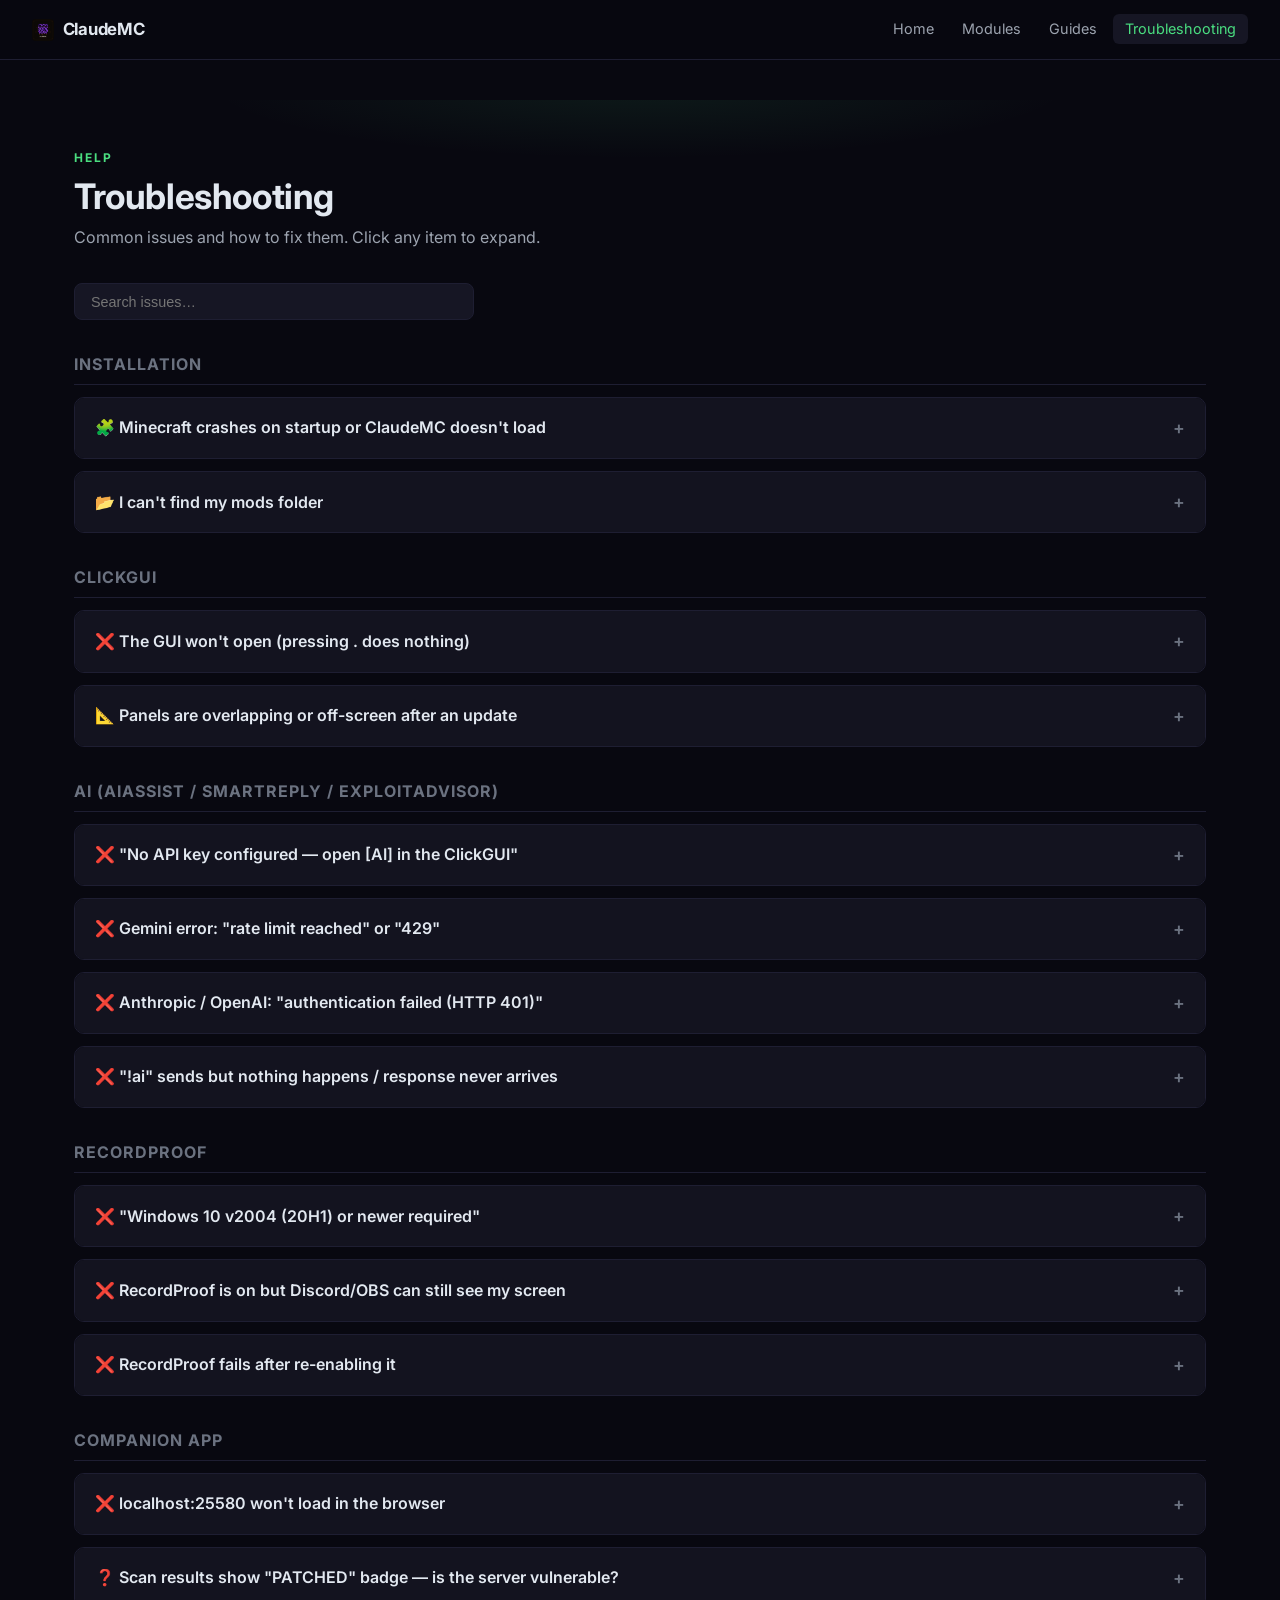
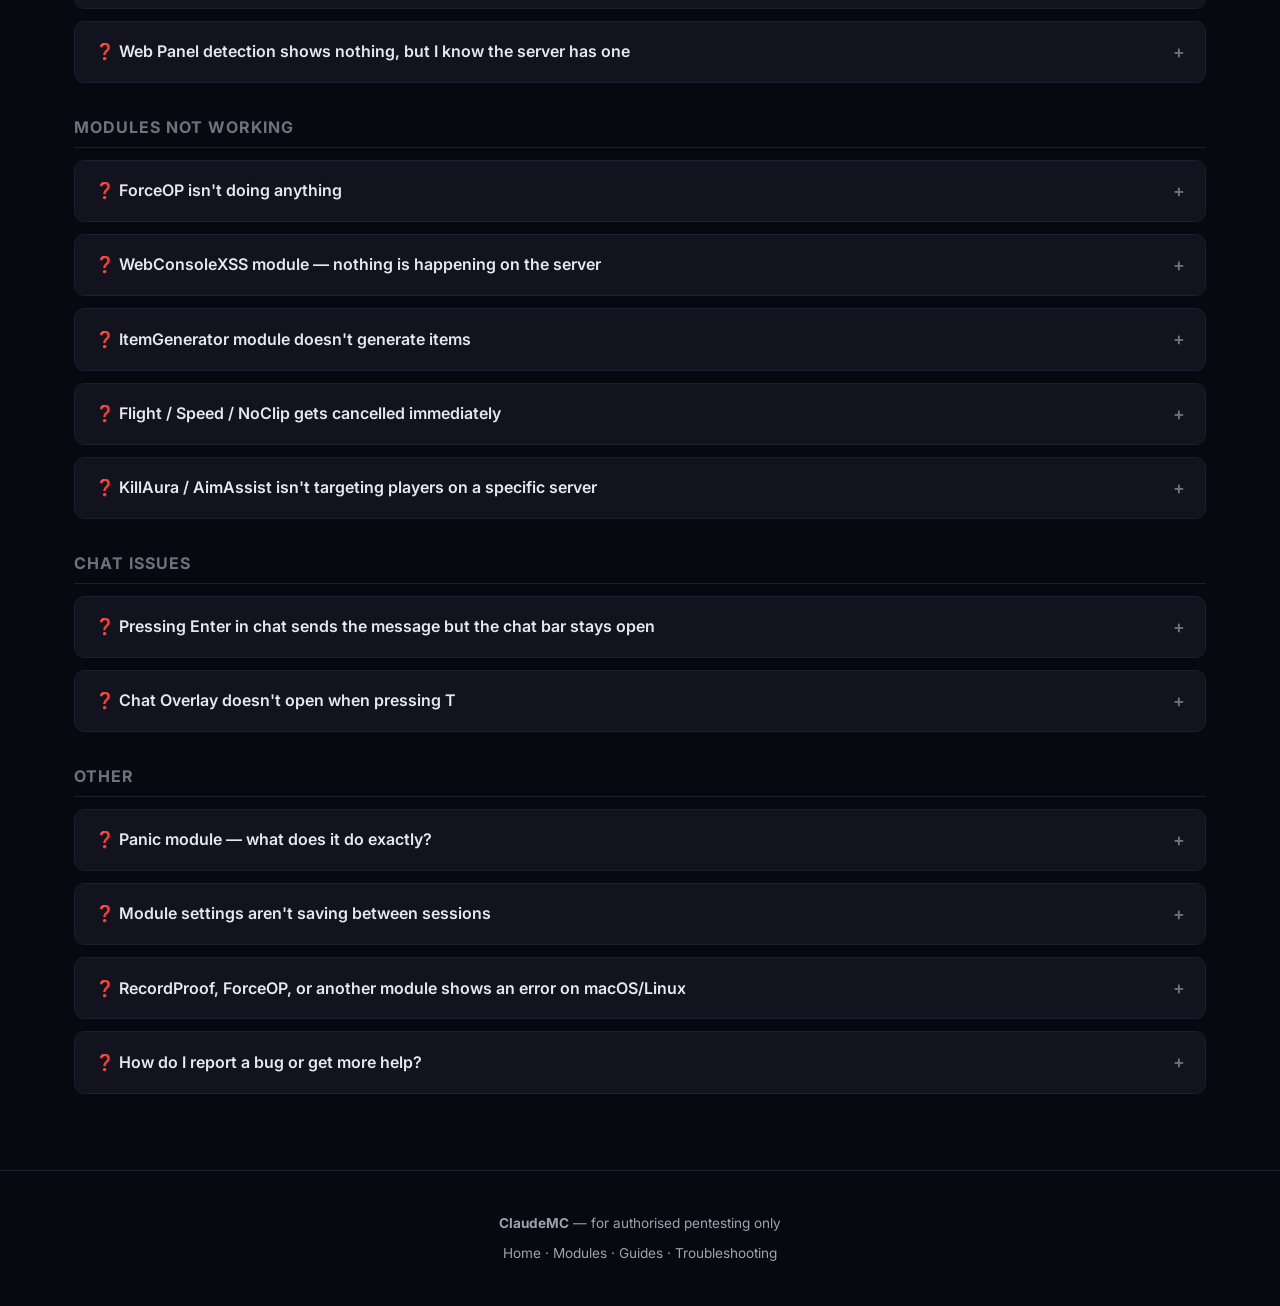
<file: docs/troubleshooting.html>
<!DOCTYPE html>
<html lang="en">
<head>
  <meta charset="UTF-8">
  <meta name="viewport" content="width=device-width, initial-scale=1.0">
  <title>Troubleshooting – ClaudeMC</title>
  <meta name="description" content="Fix common ClaudeMC issues: AI errors, RecordProof, GUI problems, Companion not loading, module not working, and more.">
  <link rel="icon" type="image/png" href="favicon.png">
  <link rel="preconnect" href="https://fonts.googleapis.com">
  <link rel="preconnect" href="https://fonts.gstatic.com" crossorigin>
  <link rel="preload" href="https://fonts.googleapis.com/css2?family=Inter:wght@400;500;600;700;800&family=JetBrains+Mono:wght@400;600&display=swap" as="style" onload="this.onload=null;this.rel='stylesheet'">
  <noscript><link href="https://fonts.googleapis.com/css2?family=Inter:wght@400;500;600;700;800&family=JetBrains+Mono:wght@400;600&display=swap" rel="stylesheet"></noscript>
  <link rel="stylesheet" href="style.css">
  <style>
    .page-hero { padding: 3rem 0 2rem; }
    .page-hero h1 { font-size: 2.2rem; margin-bottom: .5rem; }
    .ts-section-title {
      font-size: 1rem;
      font-weight: 700;
      text-transform: uppercase;
      letter-spacing: 1px;
      color: var(--muted);
      margin: 2rem 0 .75rem;
      padding-bottom: .4rem;
      border-bottom: 1px solid var(--border);
    }
    .details-body ul { padding-left: 1.2rem; margin: .5rem 0; }
    .details-body li { margin-bottom: .35rem; color: var(--muted2); }
    .details-body strong { color: var(--text); }
  </style>
</head>
<body>

<nav>
  <a href="index.html" class="nav-logo"><img src="favicon.png" width="22" height="22" style="border-radius:4px;flex-shrink:0;" alt="">ClaudeMC</a>
  <ul class="nav-links">
    <li><a href="index.html">Home</a></li>
    <li><a href="modules.html">Modules</a></li>
    <li><a href="guides.html">Guides</a></li>
    <li><a href="troubleshooting.html">Troubleshooting</a></li>
  </ul>
</nav>

<div class="container" style="padding-top:2.5rem; padding-bottom:4rem;">

  <div class="page-hero">
    <div class="section-label">Help</div>
    <h1>Troubleshooting</h1>
    <p class="section-subtitle">Common issues and how to fix them. Click any item to expand.</p>
  </div>

  <div style="margin-bottom:1.5rem;" data-anim data-anim-delay="0">
    <input type="text" id="tsSearch" placeholder="Search issues…" style="background:var(--bg3);border:1px solid var(--border);border-radius:8px;padding:.6rem 1rem;color:var(--text);font-size:.9rem;outline:none;width:100%;max-width:400px;">
  </div>

  <!-- ── Installation ────────────────────────────────────────────────── -->
  <div class="ts-section-title">Installation</div>

  <details class="ts-item" data-anim data-anim-delay="0.05">
    <summary>🧩 Minecraft crashes on startup or ClaudeMC doesn't load</summary>
    <div class="details-body">
      <p><strong>Check your Fabric version.</strong> ClaudeMC requires <strong>Fabric Loader 0.16+</strong> and <strong>Minecraft 1.21.11</strong> exactly. Using 1.21 or 1.21.4 will not work.</p>
      <p><strong>Check Fabric API.</strong> You must have the Fabric API mod installed alongside ClaudeMC. Download it from Modrinth and put it in your <code>mods/</code> folder.</p>
      <p><strong>Check Java version.</strong> Minecraft 1.21.11 requires <strong>Java 21</strong>. The official Minecraft launcher bundles this — if you're using a third-party launcher, make sure Java 21 is selected.</p>
      <p><strong>Check for mod conflicts.</strong> Remove other mods to test if one is conflicting. OptiFine is not compatible with Fabric — use Sodium instead.</p>
    </div>
  </details>

  <details class="ts-item" data-anim data-anim-delay="0.05">
    <summary>📂 I can't find my mods folder</summary>
    <div class="details-body">
      <pre><code>Windows:  Press Win+R, type: %APPDATA%\.minecraft\mods
macOS:    ~/Library/Application Support/minecraft/mods/
Linux:    ~/.minecraft/mods/</code></pre>
      <p>If the <code>mods</code> folder doesn't exist, create it.</p>
    </div>
  </details>

  <!-- ── ClickGUI ────────────────────────────────────────────────────── -->
  <div class="ts-section-title">ClickGUI</div>

  <details class="ts-item" data-anim data-anim-delay="0.05">
    <summary>❌ The GUI won't open (pressing . does nothing)</summary>
    <div class="details-body">
      <p>The GUI only opens when <strong>no screen is currently open</strong> (no inventory, chat, pause menu, etc.). Press <code>Escape</code> first if any screen is showing.</p>
      <p>If that doesn't work, check that the GUI key hasn't been rebound. Look in <code>.minecraft/config/claudemc/keybinds.json</code>:</p>
      <pre><code>{ "gui": 46, ... }</code></pre>
      <p>Key <code>46</code> is the period (<code>.</code>) key. GLFW key codes: <a href="https://www.glfw.org/docs/latest/group__keys.html" target="_blank">GLFW Key Reference</a>.</p>
      <p>To reset to defaults, delete the file — it will be recreated with defaults on next launch.</p>
    </div>
  </details>

  <details class="ts-item" data-anim data-anim-delay="0.05">
    <summary>📐 Panels are overlapping or off-screen after an update</summary>
    <div class="details-body">
      <p>Delete the GUI layout file to reset panel positions:</p>
      <pre><code>.minecraft/config/claudemc/gui.json</code></pre>
      <p>Restart Minecraft. Panels will reset to the default 7-column non-overlapping layout.</p>
    </div>
  </details>

  <!-- ── AI ─────────────────────────────────────────────────────────── -->
  <div class="ts-section-title">AI (AIAssist / SmartReply / ExploitAdvisor)</div>

  <details class="ts-item" data-anim data-anim-delay="0.05">
    <summary>❌ "No API key configured — open [AI] in the ClickGUI"</summary>
    <div class="details-body">
      <p>You haven't set up an API key yet. Open the ClickGUI (<code>.</code>), click <strong>[AI]</strong>, select a provider, paste your API key, and click Save.</p>
      <p>See the <a href="guides.html#ai-setup">AI Setup guide</a> for step-by-step instructions.</p>
    </div>
  </details>

  <details class="ts-item" data-anim data-anim-delay="0.05">
    <summary>❌ Gemini error: "rate limit reached" or "429"</summary>
    <div class="details-body">
      <p>There are two common causes:</p>
      <ul>
        <li><strong>Empty or missing API key</strong> — if the key field is blank, requests go through Gemini's anonymous quota which is exhausted immediately. Open <strong>[AI]</strong> and make sure a key is pasted in.</li>
        <li><strong>Generative Language API not enabled</strong> — Go to your Google Cloud console, open the project linked to your key, and enable the <em>Generative Language API</em>.</li>
        <li><strong>Actual rate limit hit</strong> — Gemini free tier allows only ~60 requests/minute. Wait a minute and try again, or upgrade to a paid tier.</li>
      </ul>
    </div>
  </details>

  <details class="ts-item" data-anim data-anim-delay="0.05">
    <summary>❌ Anthropic / OpenAI: "authentication failed (HTTP 401)"</summary>
    <div class="details-body">
      <p>Your API key is invalid or has been revoked. Check:</p>
      <ul>
        <li>You copied the <strong>full key</strong> — Anthropic keys start with <code>sk-ant-</code>, OpenAI keys start with <code>sk-</code></li>
        <li>You haven't accidentally added a space at the beginning or end</li>
        <li>The key hasn't been deleted from the provider's dashboard</li>
        <li>Your account has billing set up (OpenAI requires a payment method even for free credits)</li>
      </ul>
    </div>
  </details>

  <details class="ts-item" data-anim data-anim-delay="0.05">
    <summary>❌ "!ai" sends but nothing happens / response never arrives</summary>
    <div class="details-body">
      <p>The AI request runs asynchronously — it can take 5–30 seconds depending on the provider and model. Wait a moment before concluding it failed.</p>
      <p>If it's been more than 60 seconds, check:</p>
      <ul>
        <li>Your internet connection is working</li>
        <li>The provider isn't having an outage (check status.openai.com / status.anthropic.com)</li>
        <li>The model name is valid — an unknown model returns an error message in chat</li>
      </ul>
    </div>
  </details>

  <!-- ── RecordProof ────────────────────────────────────────────────── -->
  <div class="ts-section-title">RecordProof</div>

  <details class="ts-item" data-anim data-anim-delay="0.05">
    <summary>❌ "Windows 10 v2004 (20H1) or newer required"</summary>
    <div class="details-body">
      <p><code>SetWindowDisplayAffinity</code> with <code>WDA_EXCLUDEFROMCAPTURE</code> was added in Windows 10 version 2004 (build 19041). Check your Windows version:</p>
      <pre><code>Press Win+R → type: winver → press Enter</code></pre>
      <p>If your build is below 19041, you'll need to update Windows. If you're on Windows 11, this should always work.</p>
    </div>
  </details>

  <details class="ts-item" data-anim data-anim-delay="0.05">
    <summary>❌ RecordProof is on but Discord/OBS can still see my screen</summary>
    <div class="details-body">
      <p>RecordProof only works against <strong>window-level capture</strong>. If the other person is capturing your entire screen/desktop, there's nothing this module can do.</p>
      <ul>
        <li><strong>Discord:</strong> Tell them to use <strong>"Window"</strong> or <strong>"Application Window"</strong> share — not <strong>"Screen"</strong> or <strong>"Desktop"</strong>.</li>
        <li><strong>OBS:</strong> The <strong>"Window Capture"</strong> source type will be blocked. Display Capture and Monitor Capture capture at the OS level and bypass it.</li>
      </ul>
      <p>The module confirms success in chat: <em>"Window hidden. Use Discord 'Window' capture, not 'Screen' capture."</em></p>
    </div>
  </details>

  <details class="ts-item" data-anim data-anim-delay="0.05">
    <summary>❌ RecordProof fails after re-enabling it</summary>
    <div class="details-body">
      <p>This was a known bug in older versions (the PowerShell <code>Add-Type</code> call failed when the type was already compiled in the same PowerShell session). It is fixed in <strong>v1.20.9+</strong>.</p>
      <p>Update to the latest release from the <a href="https://github.com/ClaudeMC-Client/claudemc.v1/releases/latest">GitHub Releases page</a>.</p>
    </div>
  </details>

  <!-- ── Companion ──────────────────────────────────────────────────── -->
  <div class="ts-section-title">Companion App</div>

  <details class="ts-item" data-anim data-anim-delay="0.05">
    <summary>❌ localhost:25580 won't load in the browser</summary>
    <div class="details-body">
      <p>The Companion HTTP server starts automatically when Minecraft launches. If it won't load:</p>
      <ul>
        <li>Make sure <strong>Minecraft is running</strong> with ClaudeMC loaded</li>
        <li>Check that port 25580 isn't blocked by your firewall or antivirus</li>
        <li>Try <code>http://127.0.0.1:25580</code> instead of <code>localhost</code></li>
        <li>Check the Minecraft log for errors like <em>"CompanionServer failed to start"</em></li>
        <li>Port 25580 might already be in use — restart Minecraft</li>
      </ul>
    </div>
  </details>

  <details class="ts-item" data-anim data-anim-delay="0.05">
    <summary>❓ Scan results show "PATCHED" badge — is the server vulnerable?</summary>
    <div class="details-body">
      <p>No. <strong>PATCHED</strong> entries in the vulnerability database are informational — they indicate that the server software (e.g. Paper, Velocity) has patches applied for specific exploits. These are <strong>not vulnerabilities on that server</strong>.</p>
      <p>The Companion filters PATCHED entries out of the badge display automatically (fixed in v1.20.10). Only active vulnerabilities (Critical, High, Medium, Low severity) appear as badges.</p>
    </div>
  </details>

  <details class="ts-item" data-anim data-anim-delay="0.05">
    <summary>❓ Web Panel detection shows nothing, but I know the server has one</summary>
    <div class="details-body">
      <p>The web console detection probes these ports: <code>4200, 8080, 8443, 5000, 9090, 8090, 3000, 25580</code>.</p>
      <p>If the server's panel is on a different port (e.g. <code>8888</code>), it won't be detected automatically. You can check manually by opening <code>http://&lt;server-ip&gt;:&lt;port&gt;</code> in a browser.</p>
      <p>Also, some panels require HTTPS — if the panel is on HTTPS only and returns a certificate error, the probe may not fingerprint it correctly.</p>
    </div>
  </details>

  <!-- ── Modules ────────────────────────────────────────────────────── -->
  <div class="ts-section-title">Modules not working</div>

  <details class="ts-item" data-anim data-anim-delay="0.05">
    <summary>❓ ForceOP isn't doing anything</summary>
    <div class="details-body">
      <p>ForceOP has very specific requirements:</p>
      <ul>
        <li>The server must be in <strong>offline mode</strong> (cracked) — ForceOP won't work on premium (online-mode) servers</li>
        <li>The server must be using <strong>AuthMe</strong> as the auth plugin — not NLogin, FastLogin, or any other plugin</li>
        <li>You must be logged in under the same username as an admin account via AltManager</li>
        <li>The admin must be using a <strong>common/weak password</strong> — ForceOP only tries a built-in wordlist</li>
      </ul>
      <p>If the server kicks you quickly after enabling ForceOP, it likely has a rate-limit on failed /login attempts.</p>
    </div>
  </details>

  <details class="ts-item" data-anim data-anim-delay="0.05">
    <summary>❓ WebConsoleXSS module — nothing is happening on the server</summary>
    <div class="details-body">
      <p>WebConsoleXSS requires all of the following to be true simultaneously:</p>
      <ul>
        <li>The server has a <strong>web console panel</strong> (e.g. Pterodactyl, AMP, Multicraft) running with the game console visible in a browser</li>
        <li>An <strong>admin must have that panel open in a browser</strong> when the payload is sent — if nobody is watching the console, there's no XSS execution</li>
        <li>The panel must be <strong>vulnerable to XSS via the game chat</strong> — many modern panels sanitise output</li>
        <li>The XSS payload needs to work for the specific panel software version</li>
      </ul>
      <p>This module does <strong>not</strong> work on Aternos or similar managed hosting where the console is handled server-side with proper sanitisation.</p>
    </div>
  </details>

  <details class="ts-item" data-anim data-anim-delay="0.05">
    <summary>❓ ItemGenerator module doesn't generate items</summary>
    <div class="details-body">
      <p>ItemGenerator only works when your player is in <strong>Creative mode</strong>. It uses the creative inventory's "pick item" packet. On a survival server, this won't do anything unless you have creative mode granted.</p>
    </div>
  </details>

  <details class="ts-item" data-anim data-anim-delay="0.05">
    <summary>❓ Flight / Speed / NoClip gets cancelled immediately</summary>
    <div class="details-body">
      <p>The server likely has an anti-cheat plugin (e.g. NoCheatPlus, Grim, Spartan, Matrix). Anti-cheat can detect and cancel movement hacks.</p>
      <p>Try these alternatives:</p>
      <ul>
        <li><strong>PacketFly</strong> — a more subtle fly that alternates ground-state packets and bypasses some basic anti-cheat</li>
        <li><strong>Glide</strong> — very slow, hard to detect</li>
        <li><strong>Jesus</strong> — walking on water is less commonly flagged than outright flying</li>
      </ul>
      <p>There is no guaranteed bypass for all anti-cheat implementations.</p>
    </div>
  </details>

  <details class="ts-item" data-anim data-anim-delay="0.05">
    <summary>❓ KillAura / AimAssist isn't targeting players on a specific server</summary>
    <div class="details-body">
      <p>Some servers use plugin-spawned entities or NPCs that look like players but are flagged differently in the packet data. Make sure <strong>AntiBot</strong> is enabled — it filters suspicious bot-like entities from combat targeting.</p>
      <p>If you're not in a PvP zone and PvP is disabled by the server, combat modules won't deal damage even if they rotate and swing correctly.</p>
    </div>
  </details>

  <!-- ── Chat ───────────────────────────────────────────────────────── -->
  <div class="ts-section-title">Chat issues</div>

  <details class="ts-item" data-anim data-anim-delay="0.05">
    <summary>❓ Pressing Enter in chat sends the message but the chat bar stays open</summary>
    <div class="details-body">
      <p>This was a known bug in versions before <strong>v1.20.8</strong> where pressing T while the vanilla ChatScreen was open would activate the Chat Overlay simultaneously. This caused a double-enter situation.</p>
      <p>It is fixed in <strong>v1.20.8+</strong>. Update to the latest release.</p>
    </div>
  </details>

  <details class="ts-item" data-anim data-anim-delay="0.05">
    <summary>❓ Chat Overlay doesn't open when pressing T</summary>
    <div class="details-body">
      <p>The Chat Overlay's T key only fires when a screen is already open (e.g. you have an inventory open). If no screen is open, pressing T opens the vanilla chat — the overlay is designed to work as an overlay <em>on top of</em> other open GUIs.</p>
      <p>To use it: open the ClickGUI (<code>.</code>), then press <code>T</code> to toggle the chat overlay without closing the GUI.</p>
    </div>
  </details>

  <!-- ── Other ──────────────────────────────────────────────────────── -->
  <div class="ts-section-title">Other</div>

  <details class="ts-item" data-anim data-anim-delay="0.05">
    <summary>❓ Panic module — what does it do exactly?</summary>
    <div class="details-body">
      <p>Enabling <strong>Panic</strong> (Utility) does two things instantly:</p>
      <ul>
        <li>Disables <strong>all currently enabled modules</strong></li>
        <li>Disconnects from the current server</li>
      </ul>
      <p>Bind it to a key (e.g. <code>End</code>) for quick emergency exit if a staff member is checking.</p>
    </div>
  </details>

  <details class="ts-item" data-anim data-anim-delay="0.05">
    <summary>❓ Module settings aren't saving between sessions</summary>
    <div class="details-body">
      <p>Module states and settings are saved to <code>.minecraft/config/claudemc/modules.json</code>. If this file is missing or has a syntax error, settings won't persist.</p>
      <p>If the problem keeps occurring, check that your <code>.minecraft</code> folder is writable (not in a read-only location).</p>
    </div>
  </details>

  <details class="ts-item" data-anim data-anim-delay="0.05">
    <summary>❓ RecordProof, ForceOP, or another module shows an error on macOS/Linux</summary>
    <div class="details-body">
      <p>Several modules are <strong>Windows-only</strong>:</p>
      <ul>
        <li><strong>RecordProof</strong> — uses a Windows-only API (<code>SetWindowDisplayAffinity</code>)</li>
      </ul>
      <p>These modules will automatically disable themselves on non-Windows platforms with an error message in chat.</p>
    </div>
  </details>

  <details class="ts-item" data-anim data-anim-delay="0.05">
    <summary>❓ How do I report a bug or get more help?</summary>
    <div class="details-body">
      <p>Open an issue on the <a href="https://github.com/ClaudeMC-Client/claudemc.v1/issues">GitHub Issues page</a>. Include:</p>
      <ul>
        <li>ClaudeMC version (shown in the GUI title bar)</li>
        <li>Minecraft and Fabric Loader version</li>
        <li>Operating system</li>
        <li>Steps to reproduce the issue</li>
        <li>Relevant log output from <code>.minecraft/logs/latest.log</code></li>
      </ul>
    </div>
  </details>

</div>

<footer>
  <div class="container">
    <p><strong>ClaudeMC</strong> — for authorised pentesting only</p>
    <p style="margin-top:.4rem;">
      <a href="index.html">Home</a> ·
      <a href="modules.html">Modules</a> ·
      <a href="guides.html">Guides</a> ·
      <a href="troubleshooting.html">Troubleshooting</a>
    </p>
  </div>
</footer>

<script src="script.js"></script>
</body>
</html>
</file>
<file: docs/style.css>
/* ClaudeMC Website – Shared Styles */

:root {
  --bg:         #080810;
  --bg2:        #0f0f1a;
  --bg3:        #161624;
  --card:       #13131f;
  --card-hover: #1a1a2e;
  --border:     #1e1e32;
  --accent:     #4ade80;
  --accent2:    #22c55e;
  --accent-dim: rgba(74,222,128,.12);
  --text:       #e2e8f0;
  --muted:      #6b7280;
  --muted2:     #9ca3af;
  --danger:     #f87171;
  --warn:       #fbbf24;
  --info:       #60a5fa;
  --purple:     #a78bfa;
  --orange:     #fb923c;
  --radius:     10px;
  --nav-h:      60px;
}

*, *::before, *::after { box-sizing: border-box; margin: 0; padding: 0; }

html { scroll-behavior: smooth; }

body {
  background: var(--bg);
  color: var(--text);
  font-family: 'Inter', system-ui, -apple-system, sans-serif;
  line-height: 1.6;
  min-height: 100vh;
}

a { color: var(--accent); text-decoration: none; }
a:hover { text-decoration: underline; }

/* ── Navigation ─────────────────────────────────────────────────────── */

nav {
  position: sticky;
  top: 0;
  z-index: 100;
  height: var(--nav-h);
  background: rgba(8,8,16,.92);
  backdrop-filter: blur(12px);
  border-bottom: 1px solid var(--border);
  display: flex;
  align-items: center;
  padding: 0 2rem;
  gap: 2rem;
}

.nav-logo {
  display: flex;
  align-items: center;
  gap: .55rem;
  font-weight: 700;
  font-size: 1.05rem;
  color: var(--text);
  letter-spacing: -.3px;
  flex-shrink: 0;
  text-decoration: none;
}


.nav-links {
  display: flex;
  gap: .25rem;
  list-style: none;
  margin-left: auto;
}

.nav-links a {
  color: var(--muted2);
  font-size: .9rem;
  padding: .4rem .75rem;
  border-radius: 6px;
  transition: color .15s, background .15s;
  text-decoration: none;
}

.nav-links a:hover,
.nav-links a.active {
  color: var(--text);
  background: var(--bg3);
}

.nav-links a.active {
  color: var(--accent);
}

/* ── Layout helpers ─────────────────────────────────────────────────── */

.container {
  max-width: 1180px;
  margin: 0 auto;
  padding: 0 1.5rem;
}

section { padding: 4rem 0; }

h1, h2, h3, h4 {
  font-weight: 700;
  line-height: 1.2;
  letter-spacing: -.4px;
}

p { color: var(--muted2); }

/* ── Badges / chips ─────────────────────────────────────────────────── */

.badge {
  display: inline-block;
  font-size: .7rem;
  font-weight: 600;
  padding: .15rem .45rem;
  border-radius: 4px;
  letter-spacing: .3px;
  text-transform: uppercase;
  white-space: nowrap;
}

.badge-chat     { background:#1e3a5f; color:#93c5fd; }
.badge-combat   { background:#3b1a1a; color:#fca5a5; }
.badge-exploit  { background:#3b1a2e; color:#f9a8d4; }
.badge-misc     { background:#1a2e1a; color:#86efac; }
.badge-movement { background:#1a2a3b; color:#7dd3fc; }
.badge-player   { background:#2a1a3b; color:#c4b5fd; }
.badge-render   { background:#2e2a14; color:#fde68a; }
.badge-utility  { background:#1e2e2e; color:#67e8f9; }
.badge-world    { background:#2a2214; color:#fcd34d; }
.badge-win      { background:#1e2a1e; color:#6ee7b7; border:1px solid #065f46; }
.badge-key      { background:#1e2620; color:#34d399; border:1px solid #065f46; }
.badge-warn     { background:#3b2a14; color:var(--warn); border:1px solid #78350f; }
.badge-danger   { background:#3b1414; color:var(--danger); border:1px solid #7f1d1d; }
.badge-green    { background:var(--accent-dim); color:var(--accent); border:1px solid rgba(74,222,128,.25); }

/* ── Cards ──────────────────────────────────────────────────────────── */

.card {
  background: var(--card);
  border: 1px solid var(--border);
  border-radius: var(--radius);
  padding: 1.5rem;
  transition: border-color .2s, background .2s;
}

.card:hover {
  border-color: rgba(74,222,128,.3);
  background: var(--card-hover);
}

/* ── Buttons ────────────────────────────────────────────────────────── */

.btn {
  display: inline-flex;
  align-items: center;
  gap: .5rem;
  padding: .6rem 1.25rem;
  border-radius: 8px;
  font-weight: 600;
  font-size: .9rem;
  cursor: pointer;
  border: none;
  transition: filter .15s, transform .1s;
  text-decoration: none;
  white-space: nowrap;
}

.btn:hover { filter: brightness(1.1); transform: translateY(-1px); text-decoration: none; }
.btn:active { transform: translateY(0); }

.btn-primary {
  background: var(--accent);
  color: #0a1a0a;
}

.btn-outline {
  background: transparent;
  color: var(--text);
  border: 1px solid var(--border);
}

.btn-outline:hover { border-color: var(--accent); color: var(--accent); }

/* ── Section headings ───────────────────────────────────────────────── */

.section-label {
  font-size: .75rem;
  font-weight: 700;
  text-transform: uppercase;
  letter-spacing: 2px;
  color: var(--accent);
  margin-bottom: .5rem;
}

.section-title {
  font-size: 2rem;
  color: var(--text);
  margin-bottom: .75rem;
}

.section-subtitle {
  font-size: 1rem;
  color: var(--muted2);
  max-width: 560px;
}

/* ── Search / filter bar ────────────────────────────────────────────── */

.search-bar {
  display: flex;
  gap: .75rem;
  flex-wrap: wrap;
  align-items: center;
  margin-bottom: 1.5rem;
}

.search-bar input {
  flex: 1;
  min-width: 220px;
  background: var(--bg3);
  border: 1px solid var(--border);
  border-radius: 8px;
  padding: .6rem 1rem;
  color: var(--text);
  font-size: .9rem;
  outline: none;
  transition: border-color .15s;
}

.search-bar input::placeholder { color: var(--muted); }
.search-bar input:focus { border-color: var(--accent); }

.filter-btn {
  padding: .5rem .9rem;
  border-radius: 6px;
  border: 1px solid var(--border);
  background: var(--bg3);
  color: var(--muted2);
  font-size: .8rem;
  font-weight: 600;
  cursor: pointer;
  transition: all .15s;
  white-space: nowrap;
}

.filter-btn:hover,
.filter-btn.active {
  border-color: var(--accent);
  color: var(--accent);
  background: var(--accent-dim);
}

/* ── Table ──────────────────────────────────────────────────────────── */

.table-wrap {
  overflow-x: auto;
  border-radius: var(--radius);
  border: 1px solid var(--border);
}

table {
  width: 100%;
  border-collapse: collapse;
  font-size: .875rem;
}

thead th {
  background: var(--bg3);
  color: var(--muted2);
  font-weight: 600;
  font-size: .75rem;
  text-transform: uppercase;
  letter-spacing: .8px;
  padding: .75rem 1rem;
  text-align: left;
  border-bottom: 1px solid var(--border);
}

tbody tr {
  border-bottom: 1px solid var(--border);
  transition: background .12s;
}

tbody tr:last-child { border-bottom: none; }
tbody tr:hover { background: var(--bg3); }

tbody td {
  padding: .75rem 1rem;
  color: var(--text);
  vertical-align: middle;
}

tbody td.muted { color: var(--muted2); }

/* ── Accordion / details ────────────────────────────────────────────── */

details {
  border: 1px solid var(--border);
  border-radius: var(--radius);
  overflow: hidden;
  margin-bottom: .75rem;
}

details[open] { border-color: rgba(74,222,128,.25); }

summary {
  padding: 1rem 1.25rem;
  background: var(--card);
  cursor: pointer;
  font-weight: 600;
  color: var(--text);
  list-style: none;
  display: flex;
  align-items: center;
  gap: .75rem;
  user-select: none;
  transition: background .15s;
}

summary:hover { background: var(--card-hover); }
summary::-webkit-details-marker { display: none; }

summary::after {
  content: '+';
  margin-left: auto;
  color: var(--muted);
  font-size: 1.1rem;
  transition: transform .2s;
}

details[open] summary::after {
  content: '−';
}

.details-body {
  padding: 1.25rem;
  background: var(--bg2);
  border-top: 1px solid var(--border);
  color: var(--muted2);
  line-height: 1.7;
}

.details-body p { margin-bottom: .75rem; }
.details-body p:last-child { margin-bottom: 0; }

/* ── Step list ──────────────────────────────────────────────────────── */

.steps { list-style: none; counter-reset: step; margin: 1rem 0; }

.steps li {
  counter-increment: step;
  display: flex;
  gap: 1rem;
  margin-bottom: 1.25rem;
  color: var(--muted2);
}

.steps li::before {
  content: counter(step);
  flex-shrink: 0;
  width: 1.8rem;
  height: 1.8rem;
  border-radius: 50%;
  background: var(--accent-dim);
  border: 1px solid rgba(74,222,128,.3);
  color: var(--accent);
  font-weight: 700;
  font-size: .8rem;
  display: flex;
  align-items: center;
  justify-content: center;
}

/* ── Code blocks ────────────────────────────────────────────────────── */

code {
  font-family: 'JetBrains Mono', 'Fira Code', monospace;
  font-size: .85em;
  background: var(--bg3);
  padding: .15em .4em;
  border-radius: 4px;
  color: var(--accent);
}

pre {
  background: var(--bg3);
  border: 1px solid var(--border);
  border-radius: var(--radius);
  padding: 1rem 1.25rem;
  overflow-x: auto;
  margin: .75rem 0;
}

pre code {
  background: none;
  padding: 0;
  font-size: .85rem;
  color: var(--text);
}

/* ── Callout boxes ──────────────────────────────────────────────────── */

.callout {
  border-radius: 8px;
  padding: .9rem 1.1rem;
  margin: 1rem 0;
  display: flex;
  gap: .75rem;
  align-items: flex-start;
  font-size: .875rem;
  line-height: 1.6;
}

.callout-icon { flex-shrink: 0; font-size: 1rem; margin-top: .1rem; }

.callout-green  { background:rgba(74,222,128,.08); border:1px solid rgba(74,222,128,.2); color:var(--accent); }
.callout-yellow { background:rgba(251,191,36,.08); border:1px solid rgba(251,191,36,.2); color:var(--warn); }
.callout-red    { background:rgba(248,113,113,.08); border:1px solid rgba(248,113,113,.2); color:var(--danger); }
.callout-blue   { background:rgba(96,165,250,.08); border:1px solid rgba(96,165,250,.2); color:var(--info); }

.callout p { color: inherit; margin: 0; }

/* ── Footer ─────────────────────────────────────────────────────────── */

footer {
  border-top: 1px solid var(--border);
  padding: 2.5rem 0;
  color: var(--muted);
  font-size: .85rem;
  text-align: center;
  line-height: 1.8;
}

footer a { color: var(--muted2); }
footer a:hover { color: var(--accent); }

/* ── Responsive ─────────────────────────────────────────────────────── */

@media (max-width: 700px) {
  .nav-links { gap: 0; }
  .nav-links a { padding: .35rem .5rem; font-size: .82rem; }
  .section-title { font-size: 1.5rem; }
  .container { padding: 0 1rem; }
  section { padding: 2.5rem 0; }
}

/* ── Utility ────────────────────────────────────────────────────────── */

.flex { display: flex; }
.flex-col { flex-direction: column; }
.gap-1 { gap: .25rem; }
.gap-2 { gap: .5rem; }
.gap-3 { gap: .75rem; }
.gap-4 { gap: 1rem; }
.items-center { align-items: center; }
.flex-wrap { flex-wrap: wrap; }
.mt-1 { margin-top: .25rem; }
.mt-2 { margin-top: .5rem; }
.mt-3 { margin-top: .75rem; }
.mt-4 { margin-top: 1rem; }
.mb-2 { margin-bottom: .5rem; }
.mb-4 { margin-bottom: 1rem; }
/* ── Subpage hero glow ────────────────────────────────────────────────── */
.page-hero {
  position: relative;
  overflow: hidden;
}
.page-hero::before {
  content: '';
  position: absolute;
  inset: 0;
  background: radial-gradient(ellipse 55% 60% at 50% -10%, rgba(74,222,128,.09) 0%, transparent 70%);
  pointer-events: none;
  animation: heroGlow 5s ease-in-out infinite alternate;
}
.page-hero > * { position: relative; z-index: 1; }

@keyframes heroGlow {
  from { opacity: .6; transform: scale(1); }
  to   { opacity: 1;  transform: scale(1.08); }
}

/* ── Table row entrance ───────────────────────────────────────────────── */
@keyframes rowSlide {
  from { opacity: 0; transform: translateX(-10px); }
  to   { opacity: 1; transform: none; }
}
tbody tr.row-anim {
  animation: rowSlide .35s cubic-bezier(.22,1,.36,1) both;
}

/* ── Accordion item entrance ──────────────────────────────────────────── */
details.ts-item[data-anim],
.guide-item[data-anim] {
  transition-property: opacity, transform;
  transition-duration: .5s;
  transition-timing-function: cubic-bezier(.22,1,.36,1);
}

/* ── Scroll-entrance animations ───────────────────────────────────────── */
@keyframes fadeUp {
  from { opacity: 0; transform: translateY(24px); }
  to   { opacity: 1; transform: translateY(0); }
}
.fade-up {
  opacity: 0;
  animation: fadeUp .55s cubic-bezier(.22,1,.36,1) forwards;
}
.fade-up.delay-1 { animation-delay: .08s; }
.fade-up.delay-2 { animation-delay: .16s; }
.fade-up.delay-3 { animation-delay: .24s; }
.fade-up.delay-4 { animation-delay: .32s; }

/* JS adds .is-visible to trigger the animation */
[data-anim] {
  opacity: 0;
  transform: translateY(22px);
  transition: opacity .55s cubic-bezier(.22,1,.36,1),
              transform .55s cubic-bezier(.22,1,.36,1);
}
[data-anim].is-visible {
  opacity: 1;
  transform: none;
}

.hidden { display: none !important; }
.text-accent { color: var(--accent); }
.text-muted  { color: var(--muted2); }
.text-sm     { font-size: .875rem; }
.font-mono   { font-family: 'JetBrains Mono', monospace; }
</file>
